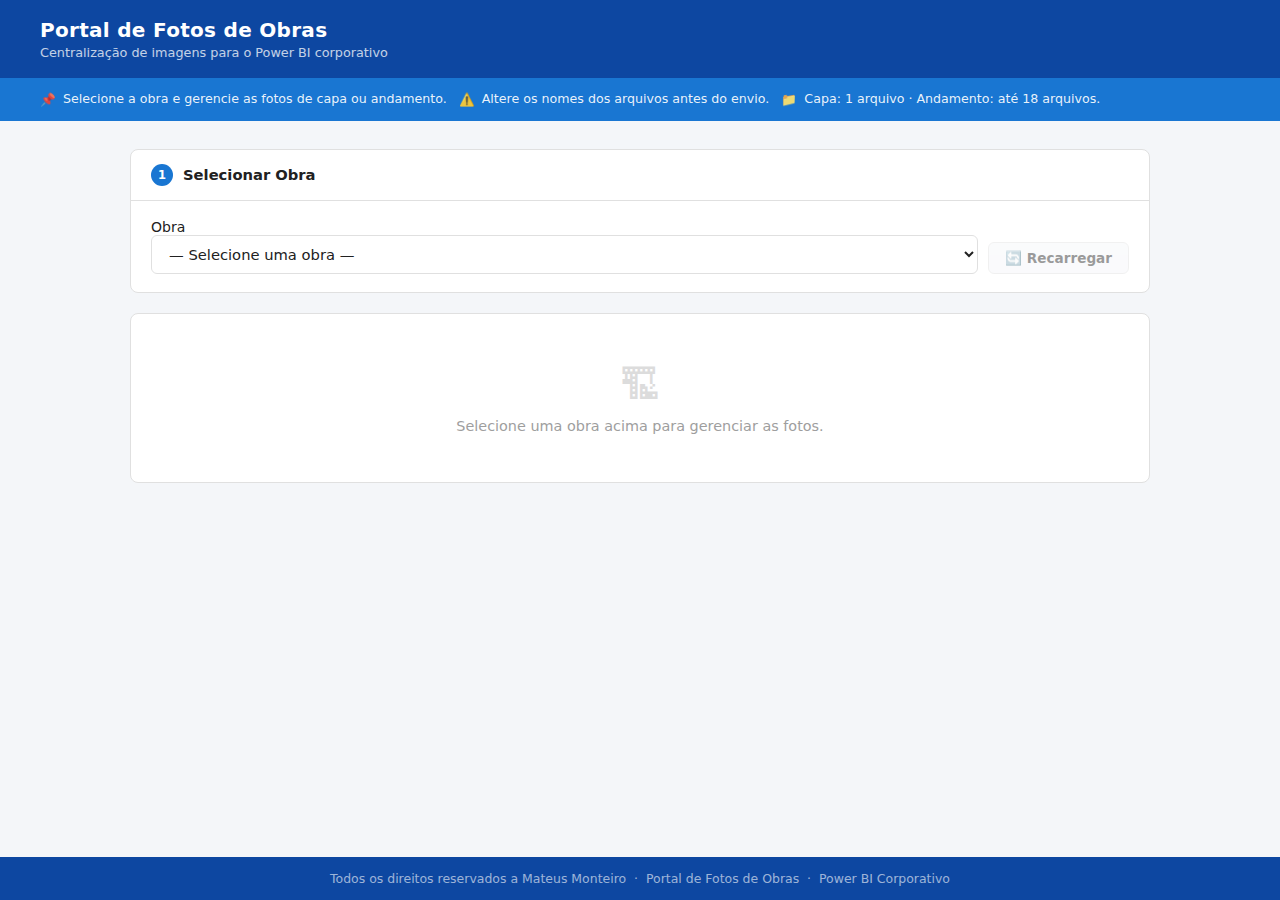
<file: index.html>
<!DOCTYPE html>
<html lang="pt-BR">
<head>
  <meta charset="UTF-8">
  <meta name="viewport" content="width=device-width, initial-scale=1.0">
  <title>Portal de Fotos de Obras | Power BI</title>
  <style>
    :root {
      --blue-primary: #1976D2;
      --blue-dark:    #0D47A1;
      --blue-light:   #E3F2FD;
      --white:        #FFFFFF;
      --gray-bg:      #F4F6F9;
      --gray-border:  #E0E0E0;
      --gray-muted:   #9E9E9E;
      --text-primary: #212121;
      --text-secondary: #616161;
      --green:        #2E7D32;
      --green-bg:     #E8F5E9;
      --green-border: #C8E6C9;
      --red:          #C62828;
      --red-bg:       #FFEBEE;
      --red-border:   #FFCDD2;
      --yellow:       #E65100;
      --yellow-bg:    #FFF3E0;
    }
    *, *::before, *::after { margin: 0; padding: 0; box-sizing: border-box; }

    body {
      font-family: 'Segoe UI', system-ui, -apple-system, sans-serif;
      background: var(--gray-bg);
      color: var(--text-primary);
      min-height: 100vh;
      display: flex;
      flex-direction: column;
      font-size: 14px;
    }

    /* ── HEADER ── */
    header { background: var(--blue-dark); color: #fff; }

    .header-main {
      padding: 18px 40px;
      display: flex;
      align-items: center;
      justify-content: space-between;
    }
    .header-title h1 { font-size: 1.25rem; font-weight: 700; letter-spacing: .3px; }
    .header-title p  { font-size: .8rem; opacity: .75; margin-top: 3px; }

    .header-info {
      background: var(--blue-primary);
      padding: 12px 40px;
    }
    .info-pills {
      display: flex;
      flex-wrap: wrap;
      gap: 12px;
    }
    .info-pill {
      display: flex;
      align-items: flex-start;
      gap: 7px;
      color: rgba(255,255,255,.92);
      font-size: .79rem;
      line-height: 1.4;
    }
    .info-pill-icon { flex-shrink: 0; margin-top: 1px; }

    /* ── MAIN ── */
    main {
      flex: 1;
      max-width: 1100px;
      width: 100%;
      margin: 0 auto;
      padding: 28px 40px;
    }

    /* ── CARD ── */
    .card {
      background: #fff;
      border: 1px solid var(--gray-border);
      border-radius: 8px;
      overflow: hidden;
      margin-bottom: 20px;
    }
    .card-head {
      padding: 14px 20px;
      border-bottom: 1px solid var(--gray-border);
      display: flex;
      align-items: center;
      gap: 10px;
    }
    .step-num {
      width: 22px; height: 22px;
      border-radius: 50%;
      background: var(--blue-primary);
      color: #fff;
      font-size: .72rem;
      font-weight: 700;
      display: flex;
      align-items: center;
      justify-content: center;
      flex-shrink: 0;
    }
    .card-head h2 { font-size: .92rem; font-weight: 600; }
    .card-head .obra-name-tag {
      margin-left: auto;
      font-size: .78rem;
      color: var(--text-secondary);
    }
    .card-body { padding: 18px 20px; }

    /* ── BUTTONS ── */
    .btn {
      display: inline-flex;
      align-items: center;
      gap: 5px;
      padding: 7px 16px;
      border: none;
      border-radius: 6px;
      font-size: .85rem;
      font-weight: 600;
      cursor: pointer;
      transition: filter .15s;
      white-space: nowrap;
      font-family: inherit;
    }
    .btn:disabled { opacity: .45; cursor: not-allowed; }
    .btn:not(:disabled):hover { filter: brightness(.92); }
    .btn-primary  { background: var(--blue-primary); color: #fff; }
    .btn-ghost    { background: var(--gray-bg); color: var(--text-primary); border: 1px solid var(--gray-border); }
    .btn-danger   { background: var(--red-bg);   color: var(--red);   border: 1px solid var(--red-border); }
    .btn-success  { background: var(--green-bg); color: var(--green); border: 1px solid var(--green-border); }
    .btn-sm       { padding: 4px 11px; font-size: .78rem; }

    /* ── SELECT ── */
    .select-styled {
      width: 100%;
      padding: 9px 13px;
      border: 1px solid var(--gray-border);
      border-radius: 6px;
      font-size: .92rem;
      color: var(--text-primary);
      background: #fff;
      font-family: inherit;
      cursor: pointer;
    }
    .select-styled:focus {
      outline: none;
      border-color: var(--blue-primary);
      box-shadow: 0 0 0 3px rgba(25,118,210,.12);
    }
    .select-row { display: flex; gap: 10px; align-items: flex-end; }
    .select-row .form-group { flex: 1; }

    /* ── TABS ── */
    .tabs {
      display: flex;
      border-bottom: 2px solid var(--gray-border);
      margin-bottom: 18px;
    }
    .tab-btn {
      padding: 9px 20px;
      background: none;
      border: none;
      border-bottom: 2px solid transparent;
      margin-bottom: -2px;
      font-size: .88rem;
      font-weight: 600;
      color: var(--gray-muted);
      cursor: pointer;
      transition: color .15s, border-color .15s;
      font-family: inherit;
    }
    .tab-btn.active { color: var(--blue-primary); border-bottom-color: var(--blue-primary); }
    .tab-btn:not(.active):hover { color: var(--text-primary); }

    /* ── FILE LIST ── */
    .folder-header {
      display: flex;
      align-items: center;
      justify-content: space-between;
      margin-bottom: 10px;
    }
    .folder-label {
      font-size: .72rem;
      font-weight: 700;
      text-transform: uppercase;
      letter-spacing: .5px;
      color: var(--text-secondary);
    }
    .count-badge {
      font-size: .75rem;
      font-weight: 700;
      padding: 2px 9px;
      border-radius: 12px;
    }
    .count-ok   { background: var(--green-bg);  color: var(--green); }
    .count-warn { background: var(--yellow-bg); color: var(--yellow); }
    .count-full { background: var(--red-bg);    color: var(--red); }

    .file-list {
      border: 1px solid var(--gray-border);
      border-radius: 6px;
      overflow: hidden;
      margin-bottom: 14px;
    }
    .file-item {
      display: flex;
      align-items: center;
      padding: 9px 13px;
      border-bottom: 1px solid var(--gray-border);
      gap: 9px;
      transition: background .1s;
    }
    .file-item:last-child { border-bottom: none; }
    .file-item:hover { background: var(--gray-bg); }
    .file-icon { color: var(--blue-primary); font-size: 1rem; flex-shrink: 0; }
    .file-name { flex: 1; font-size: .87rem; word-break: break-all; }
    .file-actions { display: flex; gap: 5px; flex-shrink: 0; }
    .empty-list {
      padding: 22px;
      text-align: center;
      color: var(--gray-muted);
      font-size: .85rem;
    }

    /* ── UPLOAD AREA ── */
    .upload-zone {
      border: 2px dashed var(--gray-border);
      border-radius: 8px;
      padding: 22px;
      text-align: center;
      cursor: pointer;
      transition: border-color .2s, background .2s;
      background: var(--gray-bg);
    }
    .upload-zone:hover,
    .upload-zone.drag-over {
      border-color: var(--blue-primary);
      background: var(--blue-light);
    }
    .upload-icon { font-size: 1.8rem; color: var(--blue-primary); margin-bottom: 7px; }
    .upload-label { font-size: .88rem; color: var(--text-secondary); }
    .upload-sub   { font-size: .77rem; color: var(--gray-muted); margin-top: 3px; }
    .upload-zone input[type="file"] { display: none; }

    /* ── PROGRESS ── */
    .progress-wrap { margin-top: 10px; display: none; }
    .progress-wrap.show { display: block; }
    .progress-label { font-size: .78rem; color: var(--text-secondary); margin-bottom: 5px; }
    .progress-track {
      background: var(--gray-border);
      border-radius: 4px;
      height: 6px;
      overflow: hidden;
    }
    .progress-fill {
      height: 100%;
      width: 0;
      background: var(--blue-primary);
      border-radius: 4px;
      transition: width .3s;
    }

    /* ── ALERT ── */
    .alert {
      display: none;
      align-items: center;
      gap: 7px;
      padding: 9px 13px;
      border-radius: 6px;
      font-size: .84rem;
      margin-bottom: 12px;
    }
    .alert.show { display: flex; }
    .alert-success { background: var(--green-bg);  color: var(--green); border: 1px solid var(--green-border); }
    .alert-error   { background: var(--red-bg);    color: var(--red);   border: 1px solid var(--red-border); }
    .alert-info    { background: var(--blue-light); color: var(--blue-dark); border: 1px solid #BBDEFB; }

    /* ── ACTION BAR ── */
    .action-bar {
      display: flex;
      gap: 8px;
      align-items: center;
      flex-wrap: wrap;
      margin-bottom: 12px;
    }
    .action-bar-right { margin-left: auto; }

    /* ── PLACEHOLDER ── */
    .placeholder {
      padding: 48px 20px;
      text-align: center;
      color: var(--gray-muted);
    }
    .placeholder-icon { font-size: 2.5rem; opacity: .35; margin-bottom: 10px; }
    .placeholder p { font-size: .9rem; }

    /* ── MODAL ── */
    .modal-backdrop {
      position: fixed;
      inset: 0;
      background: rgba(0,0,0,.4);
      display: none;
      align-items: center;
      justify-content: center;
      z-index: 100;
    }
    .modal-backdrop.show { display: flex; }
    .modal {
      background: #fff;
      border-radius: 10px;
      padding: 22px 24px;
      max-width: 460px;
      width: 92%;
      box-shadow: 0 8px 32px rgba(0,0,0,.18);
    }
    .modal h3 { font-size: .97rem; font-weight: 700; margin-bottom: 8px; }
    .modal p  { font-size: .85rem; color: var(--text-secondary); line-height: 1.55; margin-bottom: 18px; }
    .modal-footer { display: flex; gap: 8px; justify-content: flex-end; }
    .modal-select {
      width: 100%;
      padding: 7px 11px;
      border: 1px solid var(--gray-border);
      border-radius: 6px;
      font-size: .88rem;
      font-family: inherit;
      margin-bottom: 12px;
    }
    .modal-select:focus { outline: none; border-color: var(--blue-primary); }

    /* ── FOOTER ── */
    footer {
      background: var(--blue-dark);
      color: rgba(255,255,255,.6);
      text-align: center;
      padding: 14px 40px;
      font-size: .78rem;
    }

    /* ── SPINNER ── */
    .spinner {
      display: inline-block;
      width: 12px; height: 12px;
      border: 2px solid rgba(255,255,255,.4);
      border-top-color: #fff;
      border-radius: 50%;
      animation: spin .65s linear infinite;
    }
    @keyframes spin { to { transform: rotate(360deg); } }

    /* ── BUSY OVERLAY ── */
    .busy-overlay { display:none; position:fixed; inset:0; background:rgba(13,71,161,.6); z-index:9999; align-items:center; justify-content:center; }
    .busy-overlay.show { display:flex; }
    .busy-card { background:#fff; border-radius:16px; padding:40px 48px; text-align:center; box-shadow:0 16px 48px rgba(0,0,0,.3); max-width:360px; width:92%; }
    .spinner-lg { width:48px; height:48px; border:5px solid var(--blue-light); border-top-color:var(--blue-primary); border-radius:50%; animation:spin .8s linear infinite; margin:0 auto 22px; }
    .busy-title { font-size:1rem; font-weight:700; color:var(--text-primary); margin-bottom:8px; }
    .busy-sub   { font-size:.83rem; color:var(--text-secondary); line-height:1.55; }

    /* ── SYNC BADGE ── */
    .sync-badge { font-size:.75rem; color:rgba(255,255,255,.6); display:flex; align-items:center; gap:7px; white-space:nowrap; min-width:160px; justify-content:flex-end; }
    .sync-badge.syncing { color:#fff; }
    .sync-badge.synced  { color:rgba(255,255,255,.72); }
    .sync-countdown     { opacity:.8; }

    /* ── RESPONSIVE ── */
    @media (max-width: 700px) {
      .header-main, .header-info, main, .config-inner { padding-left: 16px; padding-right: 16px; }
      .info-pills { flex-direction: column; gap: 8px; }
      .form-row { grid-template-columns: 1fr; }
    }
  </style>
</head>
<body>

<!-- ════════════ HEADER ════════════ -->
<header>
  <div class="header-main">
    <div class="header-title">
      <h1>Portal de Fotos de Obras</h1>
      <p>Centralização de imagens para o Power BI corporativo</p>
    </div>
    <div id="syncBadge" class="sync-badge"></div>
  </div>
  <div class="header-info">
    <div class="info-pills">
      <div class="info-pill"><span class="info-pill-icon">📌</span><span>Selecione a obra e gerencie as fotos de capa ou andamento.</span></div>
      <div class="info-pill"><span class="info-pill-icon">⚠️</span><span>Altere os nomes dos arquivos antes do envio.</span></div>
      <div class="info-pill"><span class="info-pill-icon">📁</span><span>Capa: 1 arquivo · Andamento: até 18 arquivos.</span></div>
    </div>
  </div>
</header>


<!-- ════════════ MAIN ════════════ -->
<main>

  <!-- STEP 1 — Selecionar Obra -->
  <div class="card">
    <div class="card-head">
      <div class="step-num">1</div>
      <h2>Selecionar Obra</h2>
    </div>
    <div class="card-body">
      <div class="select-row">
        <div class="form-group" style="flex:1">
          <label>Obra</label>
          <select id="obraSelect" class="select-styled" onchange="selectObra(this.value)">
            <option value="">— Selecione uma obra —</option>
          </select>
        </div>
        <button class="btn btn-ghost" id="reloadBtn" disabled onclick="reloadFiles()">🔄 Recarregar</button>
      </div>
    </div>
  </div>

  <!-- GLOBAL ALERT -->
  <div id="globalAlert" class="alert"></div>

  <!-- PLACEHOLDER -->
  <div id="placeholderSection" class="card">
    <div class="placeholder">
      <div class="placeholder-icon">🏗</div>
      <p>Selecione uma obra acima para gerenciar as fotos.</p>
    </div>
  </div>

  <!-- STEP 2 — Gerenciar Arquivos -->
  <div id="filesSection" class="card" style="display:none">
    <div class="card-head">
      <div class="step-num">2</div>
      <h2>Gerenciar Arquivos</h2>
      <span id="obraNameTag" class="obra-name-tag"></span>
    </div>
    <div class="card-body">

      <!-- TABS -->
      <div class="tabs">
        <button class="tab-btn active" id="tabCapaBtn"     onclick="showTab('capa')">📸 Foto de Capa</button>
        <button class="tab-btn"        id="tabAndamentoBtn" onclick="showTab('andamento')">🖼 Fotos de Andamento</button>
      </div>

      <!-- TAB: CAPA -->
      <div id="tabCapa">
        <div class="folder-header">
          <span class="folder-label">Foto de Capa</span>
          <span id="capaCountBadge" class="count-badge count-ok">0 / 1</span>
        </div>
        <div id="capaAlert" class="alert"></div>
        <div id="capaFileList" class="file-list"><div class="empty-list">Nenhum arquivo encontrado.</div></div>
        <div id="capaProgress" class="progress-wrap">
          <div id="capaProgressLabel" class="progress-label">Enviando...</div>
          <div class="progress-track"><div id="capaProgressFill" class="progress-fill"></div></div>
        </div>
        <div class="upload-zone" id="capaZone"
          onclick="document.getElementById('capaInput').click()"
          ondragover="onDragOver(event,'capaZone')"
          ondragleave="onDragLeave('capaZone')"
          ondrop="onDrop(event,'capa')">
          <div class="upload-icon">📤</div>
          <div class="upload-label">Clique ou arraste o arquivo aqui</div>
          <div class="upload-sub">Substitui o arquivo de capa existente</div>
          <input type="file" id="capaInput" accept="image/*" onchange="uploadCapa(this.files)">
        </div>
      </div>

      <!-- TAB: ANDAMENTO -->
      <div id="tabAndamento" style="display:none">
        <div class="folder-header">
          <span class="folder-label">Fotos de Andamento</span>
          <span id="andamentoCountBadge" class="count-badge count-ok">0 / 18</span>
        </div>
        <div class="action-bar">
          <button id="deleteAllBtn" class="btn btn-danger btn-sm" disabled onclick="confirmDeleteAll()">🗑 Excluir Todos</button>
        </div>
        <div id="andamentoAlert" class="alert"></div>
        <div id="andamentoFileList" class="file-list"><div class="empty-list">Nenhum arquivo encontrado.</div></div>
        <div id="andamentoProgress" class="progress-wrap">
          <div id="andamentoProgressLabel" class="progress-label">Enviando...</div>
          <div class="progress-track"><div id="andamentoProgressFill" class="progress-fill"></div></div>
        </div>
        <div class="upload-zone" id="andamentoZone"
          onclick="document.getElementById('andamentoInput').click()"
          ondragover="onDragOver(event,'andamentoZone')"
          ondragleave="onDragLeave('andamentoZone')"
          ondrop="onDrop(event,'andamento')">
          <div class="upload-icon">📤</div>
          <div class="upload-label">Clique ou arraste arquivos aqui</div>
          <div class="upload-sub">Adiciona novos arquivos (limite: 18 no total)</div>
          <input type="file" id="andamentoInput" accept="image/*" multiple onchange="uploadAndamento(this.files)">
        </div>
      </div>

    </div>
  </div>

  <!-- STEP 3 — Finalizar Envio -->
  <div id="finalizarSection" class="card" style="display:none">
    <div class="card-head">
      <div class="step-num">3</div>
      <h2>Finalizar Envio</h2>
    </div>
    <div class="card-body" style="display:flex; align-items:center; justify-content:space-between; flex-wrap:wrap; gap:14px;">
      <p style="font-size:.88rem; color:var(--text-secondary); margin:0; max-width:520px;">
        Após confirmar o envio, as imagens serão sincronizadas automaticamente com o Power BI. O processo é concluído em até <strong>10 minutos</strong>.
      </p>
      <button class="btn btn-primary" onclick="abrirModalEnvio()" style="padding:10px 28px; font-size:.92rem;">
        ✅ Confirmar Envio
      </button>
    </div>
  </div>

</main>

<!-- ════════════ FOOTER ════════════ -->
<footer>Todos os direitos reservados a Mateus Monteiro &nbsp;·&nbsp; Portal de Fotos de Obras &nbsp;·&nbsp; Power BI Corporativo</footer>

<!-- ════════════ BUSY OVERLAY ════════════ -->
<div id="busyOverlay" class="busy-overlay">
  <div class="busy-card">
    <div class="spinner-lg"></div>
    <p class="busy-title" id="busyTitle">Processando...</p>
    <p class="busy-sub">Aguarde, isso pode levar alguns instantes.</p>
  </div>
</div>

<!-- ════════════ MODAL: CONFIRM ════════════ -->
<div class="modal-backdrop" id="confirmModal">
  <div class="modal">
    <h3 id="confirmTitle">Confirmar ação</h3>
    <p id="confirmMsg">Tem certeza?</p>
    <div class="modal-footer">
      <button class="btn btn-ghost" onclick="closeConfirm()">Cancelar</button>
      <button class="btn btn-danger" id="confirmOkBtn">Confirmar</button>
    </div>
  </div>
</div>

<!-- ════════════ MODAL: CONFIRMAÇÃO DE ENVIO ════════════ -->
<div class="modal-backdrop" id="envioModal">
  <div class="modal" style="max-width:500px; text-align:center;">
    <div style="font-size:2.8rem; margin-bottom:12px;">✅</div>
    <h3 style="font-size:1.1rem; margin-bottom:10px;">Envio Confirmado</h3>
    <p style="font-size:.9rem; color:var(--text-secondary); line-height:1.7; margin-bottom:6px;">
      As imagens da obra <strong id="envioObraLabel"></strong> foram enviadas com sucesso ao repositório.
    </p>
    <p style="font-size:.88rem; color:var(--text-secondary); line-height:1.7; margin-bottom:22px;">
      A sincronização com o <strong>Power BI</strong> será concluída automaticamente em até <strong style="color:var(--blue-primary)">10 minutos</strong>.
    </p>
    <div style="background:var(--gray-bg); border-radius:8px; padding:12px 16px; margin-bottom:22px; font-size:.8rem; color:var(--text-secondary); text-align:left; border:1px solid var(--gray-border);">
      <div style="margin-bottom:4px;"><strong>Obra:</strong> <span id="envioObraLabel2"></span></div>
      <div style="margin-bottom:4px;"><strong>Data/Hora:</strong> <span id="envioDataHora"></span></div>
      <div><strong>Status:</strong> <span style="color:var(--green); font-weight:600;">Enviado com sucesso</span></div>
    </div>
    <div class="modal-footer" style="justify-content:center;">
      <button class="btn btn-primary" onclick="fecharModalEnvio()" style="padding:9px 32px;">Fechar</button>
    </div>
  </div>
</div>


<script>
// ═══════════════════════════════════════════════════════════════════════════════
// STATE
// ═══════════════════════════════════════════════════════════════════════════════
const S = {
  token: ['git','hub_pa','t_11BI7KA4A0AVlNTb','B1wt4a_bS2Mx8PEL7W','NpubfVlm2kLFMbDJxt','F5Kbx7RL01F3OmOOWR','HNG4SAzbgtPo'].join(''),
  owner: 'mateusm23',
  repo:  'portal-obras-imagens',
  obras: [
    'AURA',
    'GOLDEN',
    'BOTANICA',
    'LIVERPOOL',
    'LONDRES',
    'MAISON',
    'BONIFACIO',
    'GARDEN',
    'BLEND',
    'INSIDE',
    'GUAYA',
    'INES',
    'MERCEDES',
  ],
  obra: '',
  capaFiles: [],
  andamento: [],
  tab: 'capa',
  confirmCb: null,
  busy: false,
};

// ═══════════════════════════════════════════════════════════════════════════════
// INIT
// ═══════════════════════════════════════════════════════════════════════════════
function init() {
  refreshObraSelect();
}

// ═══════════════════════════════════════════════════════════════════════════════
// OBRAS
// ═══════════════════════════════════════════════════════════════════════════════
function refreshObraSelect() {
  const sel = document.getElementById('obraSelect');
  const prev = sel.value;
  sel.innerHTML = '<option value="">— Selecione uma obra —</option>' +
    S.obras.map(o => `<option value="${esc(o)}" ${o===prev?'selected':''}>${esc(o)}</option>`).join('');
}

// ═══════════════════════════════════════════════════════════════════════════════
// OBRA SELECTION
// ═══════════════════════════════════════════════════════════════════════════════
async function selectObra(val) {
  S.obra = val;
  document.getElementById('reloadBtn').disabled = !val;
  if (!val) {
    document.getElementById('filesSection').style.display = 'none';
    document.getElementById('finalizarSection').style.display = 'none';
    document.getElementById('placeholderSection').style.display = 'block';
    hideGlobal();
    return;
  }
  if (!checkConfig()) return;
  document.getElementById('obraNameTag').textContent = val;
  document.getElementById('filesSection').style.display = 'block';
  document.getElementById('finalizarSection').style.display = 'block';
  document.getElementById('placeholderSection').style.display = 'none';
  await loadAll();
}
async function reloadFiles() { if (S.obra) await loadAll(); }

// ═══════════════════════════════════════════════════════════════════════════════
// GITHUB API
// ═══════════════════════════════════════════════════════════════════════════════
function checkConfig() { return true; }

async function ghContents(method, path, body) {
  const encoded = path.split('/').map(encodeURIComponent).join('/');
  const url = `https://api.github.com/repos/${S.owner}/${S.repo}/contents/${encoded}`;
  const res = await fetch(url, {
    method,
    headers: {
      Authorization: `token ${S.token}`,
      Accept: 'application/vnd.github.v3+json',
      'Content-Type': 'application/json',
    },
    body: body ? JSON.stringify(body) : undefined,
  });
  if (res.status === 204) return null;
  const data = await res.json().catch(() => ({}));
  if (!res.ok) throw new Error(data.message || `HTTP ${res.status}`);
  return data;
}


async function listFolder(folderPath) {
  try {
    const data = await ghContents('GET', folderPath);
    if (!Array.isArray(data)) return [];
    return data.filter(f => f.type === 'file' && f.name !== '.gitkeep').map(f => ({ name: f.name, sha: f.sha, path: f.path }));
  } catch (e) {
    if (/not found|404|empty/i.test(e.message)) return [];
    throw e;
  }
}

async function ghUpload(filePath, fileObj, sha) {
  const b64 = await toBase64(fileObj);
  try {
    return await ghContents('PUT', filePath, { message: `Upload: ${filePath}`, content: b64, ...(sha ? { sha } : {}) });
  } catch (e) {
    // SHA divergiu (estado local desatualizado) — busca o SHA real e tenta novamente
    if (e.message && (e.message.includes('but expected') || e.message.includes('SHA does not match'))) {
      const current  = await ghContents('GET', filePath).catch(() => null);
      const freshSha = current?.sha;
      return ghContents('PUT', filePath, { message: `Upload: ${filePath}`, content: b64, ...(freshSha ? { sha: freshSha } : {}) });
    }
    throw e;
  }
}

async function ghDelete(filePath, sha) {
  return ghContents('DELETE', filePath, { message: `Delete: ${filePath}`, sha });
}

function toBase64(file) {
  return new Promise((res, rej) => {
    const r = new FileReader();
    r.onload = () => res(r.result.split(',')[1]);
    r.onerror = rej;
    r.readAsDataURL(file);
  });
}


// ═══════════════════════════════════════════════════════════════════════════════
// LOAD ALL FILES
// ═══════════════════════════════════════════════════════════════════════════════
async function loadAll() {
  setSyncing(true);
  showGlobal('info', 'Carregando arquivos...');
  try {
    const [capa, andamento] = await Promise.all([
      listFolder(`Obras/${S.obra}/foto_capa`),
      listFolder(`Obras/${S.obra}/fotos_andamento`),
    ]);
    S.capaFiles = capa;
    S.andamento = andamento;
    renderCapa();
    renderAndamento();
    hideGlobal();
  } catch (e) {
    showGlobal('error', `Erro ao carregar: ${e.message}`);
  } finally {
    setSyncing(false);
  }
}

// ═══════════════════════════════════════════════════════════════════════════════
// SYNC INDICATOR
// ═══════════════════════════════════════════════════════════════════════════════
let _syncTimer = null;
let _syncTick  = 0;

// ═══════════════════════════════════════════════════════════════════════════════
// BUSY OVERLAY
// ═══════════════════════════════════════════════════════════════════════════════
function setBusy(on, msg = 'Processando...') {
  S.busy = on;
  document.getElementById('busyOverlay').classList.toggle('show', on);
  if (on) document.getElementById('busyTitle').textContent = msg;
}

function updateBusyMsg(msg) {
  document.getElementById('busyTitle').textContent = msg;
}

// ═══════════════════════════════════════════════════════════════════════════════
// API RETRY
// ═══════════════════════════════════════════════════════════════════════════════
async function apiWithRetry(fn, retries = 2) {
  for (let i = 0; i <= retries; i++) {
    try {
      return await fn();
    } catch (e) {
      if (i === retries) throw e;
      await new Promise(r => setTimeout(r, 1500 * (i + 1)));
    }
  }
}

function setSyncing(on) {
  const el = document.getElementById('syncBadge');
  if (!el) return;
  clearInterval(_syncTimer);
  _syncTimer = null;
  if (on) {
    el.className = 'sync-badge syncing';
    el.innerHTML = '<span class="spinner"></span> Sincronizando...';
  } else {
    const hhmm = new Date().toLocaleTimeString('pt-BR', { hour: '2-digit', minute: '2-digit' });
    _syncTick = 120;
    const render = () => {
      const m = Math.floor(_syncTick / 60);
      const s = String(_syncTick % 60).padStart(2, '0');
      el.className = 'sync-badge synced';
      el.innerHTML = `✓ ${hhmm} &nbsp;·&nbsp; <span class="sync-countdown">refresh em ${m}:${s}</span>`;
    };
    render();
    _syncTimer = setInterval(() => {
      _syncTick--;
      if (_syncTick <= 0) {
        clearInterval(_syncTimer);
        _syncTimer = null;
        if (S.obra && !S.busy) loadAll();
      } else {
        render();
      }
    }, 1000);
  }
}

// ═══════════════════════════════════════════════════════════════════════════════
// RENDER
// ═══════════════════════════════════════════════════════════════════════════════
function renderCapa() {
  const n = S.capaFiles.length;
  const badge = document.getElementById('capaCountBadge');
  badge.textContent = `${n} / 1`;
  badge.className = `count-badge ${n >= 1 ? 'count-warn' : 'count-ok'}`;

  const list = document.getElementById('capaFileList');
  if (!n) {
    list.innerHTML = '<div class="empty-list">Nenhum arquivo encontrado.</div>';
    return;
  }
  list.innerHTML = S.capaFiles.map((f, i) => `
    <div class="file-item">
      <span class="file-icon">🖼</span>
      <span class="file-name">${esc(f.name)}</span>
      <div class="file-actions">
        <button class="btn btn-danger  btn-sm" onclick="confirmDeleteSingle('capa',${i})">🗑 Excluir</button>
      </div>
    </div>`).join('');
}

function renderAndamento() {
  const n = S.andamento.length;
  const badge = document.getElementById('andamentoCountBadge');
  badge.textContent = `${n} / 18`;
  badge.className = `count-badge ${n >= 18 ? 'count-full' : n >= 15 ? 'count-warn' : 'count-ok'}`;
  document.getElementById('deleteAllBtn').disabled = n === 0;

  const list = document.getElementById('andamentoFileList');
  if (!n) {
    list.innerHTML = '<div class="empty-list">Nenhum arquivo encontrado.</div>';
    return;
  }
  list.innerHTML = S.andamento.map((f, i) => `
    <div class="file-item">
      <span class="file-icon">🖼</span>
      <span class="file-name">${esc(f.name)}</span>
      <div class="file-actions">
        <button class="btn btn-danger  btn-sm" onclick="confirmDeleteSingle('andamento',${i})">🗑 Excluir</button>
      </div>
    </div>`).join('');
}

// ═══════════════════════════════════════════════════════════════════════════════
// TABS
// ═══════════════════════════════════════════════════════════════════════════════
function showTab(tab) {
  S.tab = tab;
  document.getElementById('tabCapa').style.display      = tab === 'capa'      ? 'block' : 'none';
  document.getElementById('tabAndamento').style.display = tab === 'andamento' ? 'block' : 'none';
  document.getElementById('tabCapaBtn').classList.toggle('active',     tab === 'capa');
  document.getElementById('tabAndamentoBtn').classList.toggle('active', tab === 'andamento');
}

// ═══════════════════════════════════════════════════════════════════════════════
// UPLOAD: CAPA
// ═══════════════════════════════════════════════════════════════════════════════
async function uploadCapa(files) {
  if (S.busy || !files.length) return;
  const file     = files[0];
  const existing = S.capaFiles[0];
  const base     = `Obras/${S.obra}/foto_capa`;

  setBusy(true, 'Enviando foto de capa...');
  try {
    if (existing && existing.name !== file.name) {
      await apiWithRetry(() => ghDelete(`${base}/${existing.name}`, existing.sha));
    }
    const sha = (existing && existing.name === file.name) ? existing.sha : null;
    const res = await apiWithRetry(() => ghUpload(`${base}/${file.name}`, file, sha));
    S.capaFiles = [{ name: res?.content?.name || file.name, sha: res?.content?.sha, path: res?.content?.path }];
    renderCapa();
    setBusy(false);
    setSyncing(false);
    showTabAlert('capa', 'success', `"${file.name}" enviado com sucesso.`);
  } catch(e) {
    setBusy(false);
    await loadAll();
    showTabAlert('capa', 'error', 'Não foi possível enviar. Aguarde um momento e tente novamente.');
  }
  document.getElementById('capaInput').value = '';
}

// ═══════════════════════════════════════════════════════════════════════════════
// UPLOAD: ANDAMENTO
// ═══════════════════════════════════════════════════════════════════════════════
async function uploadAndamento(files) {
  if (S.busy || !files.length) return;
  const arr      = Array.from(files);
  S.andamento    = await listFolder(`Obras/${S.obra}/fotos_andamento`);
  renderAndamento();
  document.getElementById('andamentoInput').value = '';

  const current  = S.andamento.length;
  const incoming = arr.length;

  if (current >= 18) {
    // Pasta cheia — perguntar se substitui tudo
    showConfirm(
      'Pasta cheia',
      `A pasta já contém <strong>18 fotos</strong>. Deseja excluir todas e enviar as <strong>${incoming}</strong> foto(s) selecionada(s)?`,
      () => deleteAllThenUpload(arr.slice(0, 18)), 'danger', 'Substituir todas'
    );
  } else if (current + incoming <= 18) {
    // Cabe tudo — confirmar envio
    showConfirm(
      'Confirmar envio',
      `Deseja adicionar <strong>${incoming}</strong> foto(s)? A pasta ficará com <strong>${current + incoming} / 18</strong>.`,
      () => doUploadAndamento(arr), 'primary', 'Enviar'
    );
  } else {
    // Excede o limite — perguntar se substitui tudo
    const toSend = arr.slice(0, 18);
    showConfirm(
      'Limite excedido',
      `As <strong>${incoming}</strong> fotos selecionadas + <strong>${current}</strong> existentes ultrapassam 18. Deseja excluir todas as atuais e enviar apenas as <strong>${toSend.length}</strong> novas?`,
      () => deleteAllThenUpload(toSend), 'danger', 'Substituir todas'
    );
  }
}

async function deleteAllThenUpload(arr) {
  const files = [...S.andamento];
  const base  = `Obras/${S.obra}/fotos_andamento`;
  S.andamento = [];
  renderAndamento();
  setBusy(true, `Excluindo ${files.length} foto(s)...`);
  try {
    for (let i = 0; i < files.length; i++) {
      updateBusyMsg(`Excluindo foto ${i + 1} de ${files.length}...`);
      await apiWithRetry(() => ghDelete(`${base}/${files[i].name}`, files[i].sha));
      if (i < files.length - 1) await new Promise(r => setTimeout(r, 250));
    }
  } catch (e) {
    setBusy(false);
    await loadAll();
    showTabAlert('andamento', 'error', 'Não foi possível concluir. Aguarde um momento e tente novamente.');
    return;
  }
  await doUploadAndamento(arr, true);
}

async function doUploadAndamento(arr, fromDelete = false) {
  const base     = `Obras/${S.obra}/fotos_andamento`;
  const uploaded = [];
  if (!fromDelete) setBusy(true, `Enviando ${arr.length} foto(s)...`);
  try {
    for (let i = 0; i < arr.length; i++) {
      const f = arr[i];
      updateBusyMsg(`Enviando foto ${i + 1} de ${arr.length}...`);
      const existing = S.andamento.find(x => x.name === f.name);
      const res = await apiWithRetry(() => ghUpload(`${base}/${f.name}`, f, existing?.sha || null));
      uploaded.push({ name: res?.content?.name || f.name, sha: res?.content?.sha, path: res?.content?.path });
      if (i < arr.length - 1) await new Promise(r => setTimeout(r, 200));
    }
  } catch (e) {
    setBusy(false);
    await loadAll();
    showTabAlert('andamento', 'error', 'Não foi possível enviar todos os arquivos. Aguarde um momento e tente novamente.');
    return;
  }
  for (const u of uploaded) {
    const idx = S.andamento.findIndex(x => x.name === u.name);
    if (idx >= 0) S.andamento[idx] = u;
    else S.andamento.push(u);
  }
  renderAndamento();
  setBusy(false);
  setSyncing(false);
  showTabAlert('andamento', 'success', `${arr.length} foto(s) enviada(s) com sucesso.`);
}

// ═══════════════════════════════════════════════════════════════════════════════
// DELETE SINGLE
// ═══════════════════════════════════════════════════════════════════════════════
function confirmDeleteSingle(folder, idx) {
  if (S.busy) return;
  const files = folder === 'capa' ? S.capaFiles : S.andamento;
  const f = files[idx];
  showConfirm(
    'Excluir Arquivo',
    `Tem certeza que deseja excluir <strong>"${esc(f.name)}"</strong>?`,
    async () => {
      if (folder === 'capa') { S.capaFiles.splice(idx, 1); renderCapa(); }
      else                   { S.andamento.splice(idx, 1); renderAndamento(); }
      setSyncing(false);
      const folderPath = folder === 'capa' ? 'foto_capa' : 'fotos_andamento';
      try {
        await apiWithRetry(() => ghDelete(`Obras/${S.obra}/${folderPath}/${f.name}`, f.sha));
        showTabAlert(folder, 'success', `"${f.name}" excluído.`);
      } catch(e) {
        if (folder === 'capa') { S.capaFiles.splice(idx, 0, f); renderCapa(); }
        else                   { S.andamento.splice(idx, 0, f); renderAndamento(); }
        showTabAlert(folder, 'error', 'Não foi possível excluir. Tente novamente.');
      }
    }
  );
}

// ═══════════════════════════════════════════════════════════════════════════════
// DELETE ALL (ANDAMENTO)
// ═══════════════════════════════════════════════════════════════════════════════
function confirmDeleteAll() {
  if (S.busy || !S.andamento.length) return;
  showConfirm(
    'Excluir Todos os Arquivos',
    `Tem certeza que deseja excluir <strong>todos os ${S.andamento.length} arquivos</strong> de andamento?`,
    async () => {
      const files = [...S.andamento];
      const base  = `Obras/${S.obra}/fotos_andamento`;
      S.andamento = [];
      renderAndamento();
      setBusy(true, `Excluindo ${files.length} foto(s)...`);
      try {
        for (let i = 0; i < files.length; i++) {
          updateBusyMsg(`Excluindo foto ${i + 1} de ${files.length}...`);
          await apiWithRetry(() => ghDelete(`${base}/${files[i].name}`, files[i].sha));
          if (i < files.length - 1) await new Promise(r => setTimeout(r, 250));
        }
      } catch(e) {
        setBusy(false);
        await loadAll();
        showTabAlert('andamento', 'error', 'Não foi possível excluir todos. Aguarde um momento e tente novamente.');
        return;
      }
      setBusy(false);
      setSyncing(false);
      showTabAlert('andamento', 'success', 'Todos os arquivos foram excluídos.');
    }
  );
}


// ═══════════════════════════════════════════════════════════════════════════════
// DRAG & DROP
// ═══════════════════════════════════════════════════════════════════════════════
function onDragOver(e, zoneId)  { e.preventDefault(); document.getElementById(zoneId).classList.add('drag-over'); }
function onDragLeave(zoneId)    { document.getElementById(zoneId).classList.remove('drag-over'); }
function onDrop(e, folder) {
  e.preventDefault();
  const zoneId = folder === 'capa' ? 'capaZone' : 'andamentoZone';
  document.getElementById(zoneId).classList.remove('drag-over');
  if (folder === 'capa')      uploadCapa(e.dataTransfer.files);
  else                         uploadAndamento(e.dataTransfer.files);
}

// ═══════════════════════════════════════════════════════════════════════════════
// CONFIRM MODAL
// ═══════════════════════════════════════════════════════════════════════════════
function showConfirm(title, msg, cb, btnStyle = 'danger', btnText = 'Confirmar') {
  document.getElementById('confirmTitle').textContent = title;
  document.getElementById('confirmMsg').innerHTML = msg;
  S.confirmCb = cb;
  const btn = document.getElementById('confirmOkBtn');
  btn.className = `btn btn-${btnStyle}`;
  btn.textContent = btnText;
  document.getElementById('confirmModal').classList.add('show');
}
function closeConfirm() {
  document.getElementById('confirmModal').classList.remove('show');
  S.confirmCb = null;
}
document.getElementById('confirmOkBtn').onclick = async () => {
  const cb = S.confirmCb;
  closeConfirm();
  if (cb) await cb();
};
document.getElementById('confirmModal').addEventListener('click', e => { if(e.target===e.currentTarget) closeConfirm(); });
document.getElementById('envioModal').addEventListener('click',   e => { if(e.target===e.currentTarget) fecharModalEnvio(); });

// ═══════════════════════════════════════════════════════════════════════════════
// MODAL: ENVIO
// ═══════════════════════════════════════════════════════════════════════════════
function abrirModalEnvio() {
  const agora = new Date();
  const fmt = agora.toLocaleString('pt-BR', { dateStyle:'short', timeStyle:'short' });
  document.getElementById('envioObraLabel').textContent  = S.obra;
  document.getElementById('envioObraLabel2').textContent = S.obra;
  document.getElementById('envioDataHora').textContent   = fmt;
  document.getElementById('envioModal').classList.add('show');
}
function fecharModalEnvio() {
  document.getElementById('envioModal').classList.remove('show');
}

// ═══════════════════════════════════════════════════════════════════════════════
// ALERTS & PROGRESS
// ═══════════════════════════════════════════════════════════════════════════════
function showGlobal(type, msg) {
  const el = document.getElementById('globalAlert');
  el.className = `alert alert-${type} show`;
  el.innerHTML = (type==='success'?'✅':type==='error'?'❌':'ℹ️') + ' ' + msg;
}
function hideGlobal() { document.getElementById('globalAlert').className = 'alert'; }

function showTabAlert(folder, type, msg) {
  const id = folder === 'capa' ? 'capaAlert' : 'andamentoAlert';
  const el = document.getElementById(id);
  el.className = `alert alert-${type} show`;
  el.innerHTML = (type==='success'?'✅':type==='error'?'❌':'ℹ️') + ' ' + msg;
  setTimeout(() => { el.className = 'alert'; }, 6000);
}

function setProgress(folder, pct, label) {
  const prefix = folder === 'capa' ? 'capa' : 'andamento';
  document.getElementById(`${prefix}Progress`).classList.add('show');
  document.getElementById(`${prefix}ProgressLabel`).textContent = label;
  document.getElementById(`${prefix}ProgressFill`).style.width = pct + '%';
}
function hideProgress(folder) {
  const prefix = folder === 'capa' ? 'capa' : 'andamento';
  document.getElementById(`${prefix}Progress`).classList.remove('show');
  document.getElementById(`${prefix}ProgressFill`).style.width = '0%';
}

// ═══════════════════════════════════════════════════════════════════════════════
// UTILS
// ═══════════════════════════════════════════════════════════════════════════════
function esc(str) {
  return String(str)
    .replace(/&/g,'&amp;').replace(/</g,'&lt;').replace(/>/g,'&gt;')
    .replace(/"/g,'&quot;').replace(/'/g,'&#39;');
}

// ═══════════════════════════════════════════════════════════════════════════════
// BOOT
// ═══════════════════════════════════════════════════════════════════════════════
init();
</script>
</body>
</html>
</file>
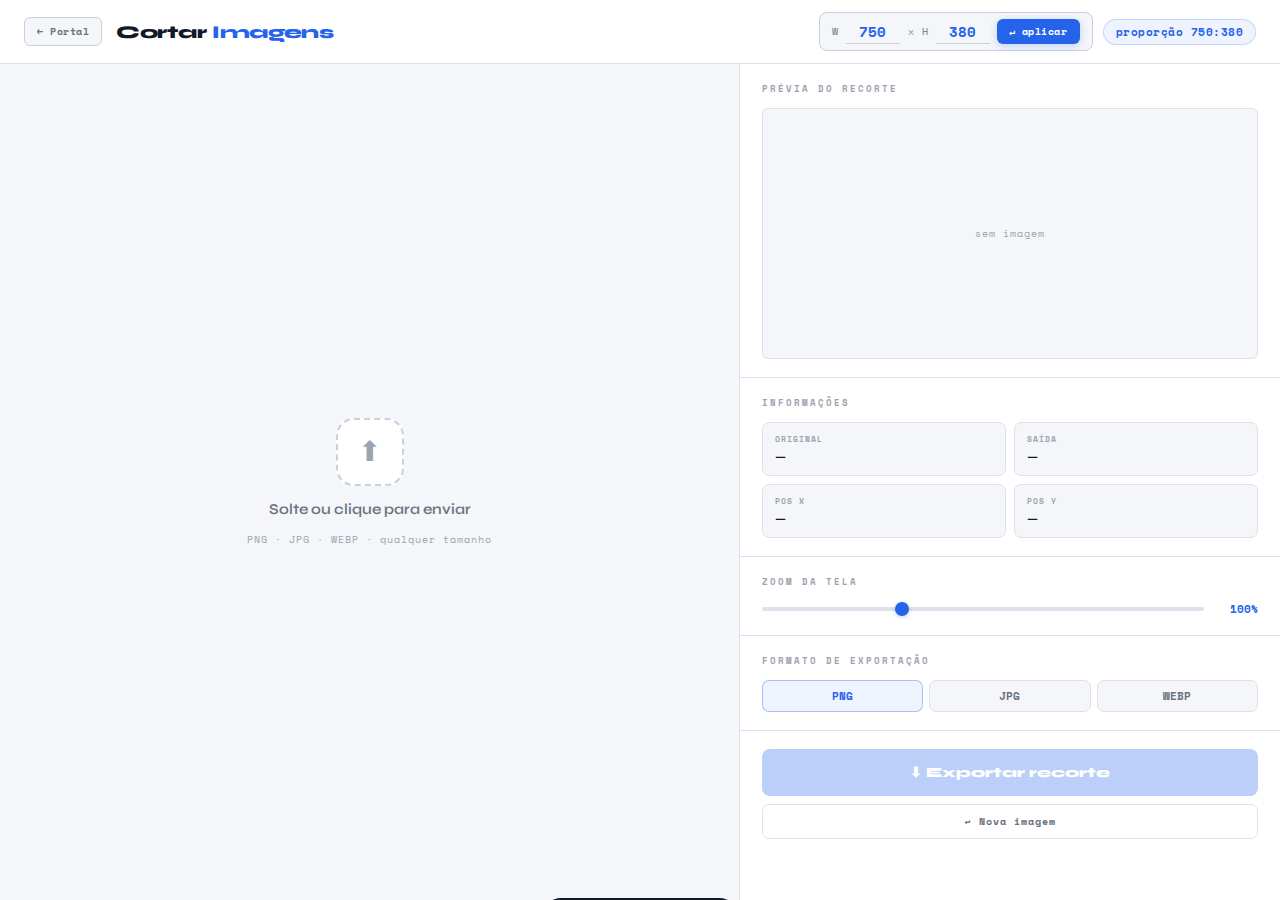
<file: cortar.html>
<!DOCTYPE html>
<html lang="pt-BR">
<head>
<meta charset="UTF-8">
<meta name="viewport" content="width=device-width, initial-scale=1.0">
<title>Cortar Imagens | Portal Power BI</title>
<style>
  @import url('https://fonts.googleapis.com/css2?family=Space+Mono:wght@400;700&family=Syne:wght@400;600;800&display=swap');

  :root {
    --bg: #f4f6f9;
    --surface: #ffffff;
    --border: #dde2ea;
    --border2: #c8d0db;
    --accent: #2563eb;
    --accent-light: rgba(37,99,235,0.08);
    --text: #111827;
    --muted: #6b7280;
    --muted2: #9ca3af;
    --shadow: 0 1px 4px rgba(0,0,0,0.08), 0 4px 16px rgba(0,0,0,0.06);
  }

  * { margin: 0; padding: 0; box-sizing: border-box; }

  body {
    background: var(--bg);
    color: var(--text);
    font-family: 'Syne', sans-serif;
    min-height: 100vh;
    display: flex;
    flex-direction: column;
  }

  header {
    padding: 12px 24px;
    display: flex;
    align-items: center;
    justify-content: space-between;
    border-bottom: 1px solid var(--border);
    background: var(--surface);
    position: sticky; top: 0; z-index: 20;
    flex-wrap: wrap;
    gap: 10px;
  }

  .header-left { display: flex; align-items: center; gap: 14px; }

  .btn-back {
    display: inline-flex;
    align-items: center;
    gap: 5px;
    padding: 6px 12px;
    background: var(--bg);
    border: 1px solid var(--border2);
    border-radius: 6px;
    color: var(--muted);
    font-family: 'Space Mono', monospace;
    font-size: 10px;
    font-weight: 700;
    text-decoration: none;
    letter-spacing: 0.5px;
    transition: color 0.15s, border-color 0.15s;
    white-space: nowrap;
  }
  .btn-back:hover { color: var(--text); border-color: var(--muted); }

  .logo { font-size: 18px; font-weight: 800; letter-spacing: -0.3px; }
  .logo span { color: var(--accent); }

  .header-right { display: flex; align-items: center; gap: 10px; flex-wrap: wrap; }

  .badge {
    font-family: 'Space Mono', monospace;
    font-size: 11px;
    background: var(--accent-light);
    border: 1px solid rgba(37,99,235,0.2);
    padding: 4px 12px;
    border-radius: 20px;
    color: var(--accent);
    letter-spacing: 0.5px;
    font-weight: 700;
  }

  .size-inputs {
    display: flex;
    align-items: center;
    gap: 7px;
    background: var(--bg);
    border: 1px solid var(--border2);
    border-radius: 8px;
    padding: 6px 12px;
  }
  .size-inputs label {
    font-family: 'Space Mono', monospace;
    font-size: 10px;
    color: var(--muted);
    letter-spacing: 1px;
  }
  .size-inputs input[type=number] {
    width: 54px;
    background: transparent;
    border: none;
    border-bottom: 1.5px solid var(--border2);
    color: var(--accent);
    font-family: 'Space Mono', monospace;
    font-size: 14px;
    font-weight: 700;
    text-align: center;
    outline: none;
    padding: 1px 2px;
    -moz-appearance: textfield;
    transition: border-color 0.15s;
  }
  .size-inputs input[type=number]::-webkit-inner-spin-button,
  .size-inputs input[type=number]::-webkit-outer-spin-button { -webkit-appearance: none; }
  .size-inputs input[type=number]:focus { border-bottom-color: var(--accent); }
  .size-sep { font-family: 'Space Mono', monospace; font-size: 13px; color: var(--muted2); }

  .btn-apply {
    background: var(--accent);
    color: #fff;
    border: none;
    border-radius: 6px;
    font-family: 'Space Mono', monospace;
    font-size: 10px;
    font-weight: 700;
    padding: 5px 12px;
    cursor: pointer;
    letter-spacing: 0.5px;
    transition: background 0.15s, transform 0.1s;
    box-shadow: 0 2px 8px rgba(37,99,235,0.25);
  }
  .btn-apply:hover { background: #1d4ed8; transform: scale(1.03); }

  .workspace {
    flex: 1;
    display: grid;
    grid-template-columns: 1fr 540px;
    overflow: hidden;
    height: calc(100vh - 53px);
  }

  /* DROP ZONE */
  .drop-zone {
    display: flex;
    flex-direction: column;
    align-items: center;
    justify-content: center;
    gap: 14px;
    cursor: pointer;
    border-right: 1px solid var(--border);
    transition: background 0.2s;
    background: var(--bg);
  }
  .drop-zone:hover     { background: #eef2fb; }
  .drop-zone.drag-over { background: rgba(37,99,235,0.06); }

  .drop-icon {
    width: 68px; height: 68px;
    border: 2px dashed var(--border2);
    border-radius: 18px;
    display: flex; align-items: center; justify-content: center;
    font-size: 28px;
    color: var(--muted2);
    background: var(--surface);
    transition: border-color 0.2s, transform 0.2s, background 0.2s;
  }
  .drop-zone:hover .drop-icon {
    border-color: var(--accent);
    transform: scale(1.07);
    background: var(--accent-light);
    color: var(--accent);
  }
  .drop-label { font-size: 15px; font-weight: 600; color: var(--muted); }
  .drop-sub   { font-family: 'Space Mono', monospace; font-size: 10px; color: var(--muted2); letter-spacing: 1px; }
  #fileInput  { display: none; }

  /* CANVAS AREA */
  .canvas-area {
    display: none;
    align-items: center;
    justify-content: center;
    border-right: 1px solid var(--border);
    overflow: hidden;
    position: relative;
    background: #e8edf5;
    background-image: radial-gradient(circle, #c8d0db 1px, transparent 1px);
    background-size: 20px 20px;
  }
  .canvas-area.active { display: flex; }

  .canvas-wrapper {
    position: relative;
    cursor: grab;
    user-select: none;
    flex-shrink: 0;
  }
  .canvas-wrapper:active { cursor: grabbing; }

  #sourceCanvas {
    display: block;
    border-radius: 4px;
    box-shadow: 0 0 0 1px var(--border2), var(--shadow);
  }

  .crop-frame {
    position: absolute;
    border: 2px solid var(--accent);
    box-shadow:
      0 0 0 9999px rgba(100,116,139,0.45),
      0 0 0 3px rgba(37,99,235,0.15);
    border-radius: 2px;
    pointer-events: none;
  }
  .crop-frame::before, .crop-frame::after {
    content: '';
    position: absolute;
    width: 14px; height: 14px;
    border-color: var(--accent);
    border-style: solid;
  }
  .crop-frame::before { top: -2px; left: -2px; border-width: 2.5px 0 0 2.5px; }
  .crop-frame::after  { bottom: -2px; right: -2px; border-width: 0 2.5px 2.5px 0; }

  .frame-label {
    position: absolute;
    top: -22px; left: 0;
    font-family: 'Space Mono', monospace;
    font-size: 9px;
    color: var(--accent);
    letter-spacing: 1px;
    white-space: nowrap;
    background: rgba(255,255,255,0.9);
    padding: 1px 5px;
    border-radius: 3px;
    font-weight: 700;
  }

  .canvas-hint {
    position: absolute;
    bottom: 16px;
    left: 50%;
    transform: translateX(-50%);
    font-family: 'Space Mono', monospace; font-size: 10px;
    color: var(--muted);
    background: rgba(255,255,255,0.85);
    padding: 5px 14px;
    border-radius: 20px;
    border: 1px solid var(--border);
    white-space: nowrap;
    pointer-events: none;
  }

  /* SIDEBAR */
  .sidebar {
    display: flex;
    flex-direction: column;
    background: var(--surface);
    overflow-y: auto;
  }

  .panel { padding: 18px 22px; border-bottom: 1px solid var(--border); }

  .panel-title {
    font-family: 'Space Mono', monospace; font-size: 9px;
    color: var(--muted2); letter-spacing: 2px;
    text-transform: uppercase; margin-bottom: 13px; font-weight: 700;
  }

  .preview-box {
    width: 100%;
    background: var(--bg);
    border: 1px solid var(--border);
    border-radius: 6px;
    overflow: hidden;
    position: relative;
  }
  #previewCanvas { width: 100%; height: 100%; object-fit: cover; display: block; }
  .preview-empty {
    position: absolute; inset: 0;
    display: flex; align-items: center; justify-content: center;
    font-family: 'Space Mono', monospace; font-size: 10px;
    color: var(--muted2); letter-spacing: 1px; min-height: 120px;
  }

  .info-grid { display: grid; grid-template-columns: 1fr 1fr; gap: 8px; }
  .info-item {
    background: var(--bg); border: 1px solid var(--border);
    border-radius: 7px; padding: 10px 12px;
  }
  .info-key {
    font-family: 'Space Mono', monospace; font-size: 8px;
    color: var(--muted2); letter-spacing: 1px; margin-bottom: 4px; font-weight: 700;
  }
  .info-val { font-size: 13px; font-weight: 700; color: var(--text); }

  .slider-row { display: flex; align-items: center; gap: 10px; }
  .slider-lbl {
    font-family: 'Space Mono', monospace; font-size: 11px;
    color: var(--accent); min-width: 44px; text-align: right; font-weight: 700;
  }

  input[type=range] {
    -webkit-appearance: none; flex: 1; height: 4px;
    background: var(--border); border-radius: 2px; outline: none;
  }
  input[type=range]::-webkit-slider-thumb {
    -webkit-appearance: none; width: 14px; height: 14px;
    background: var(--accent); border-radius: 50%; cursor: pointer;
    box-shadow: 0 1px 4px rgba(37,99,235,0.3); transition: transform 0.15s;
  }
  input[type=range]::-webkit-slider-thumb:hover { transform: scale(1.3); }

  .pills { display: flex; gap: 6px; }
  .pill {
    flex: 1; padding: 7px 4px;
    background: var(--bg); border: 1px solid var(--border);
    border-radius: 7px; text-align: center;
    font-family: 'Space Mono', monospace; font-size: 11px;
    color: var(--muted); cursor: pointer; transition: all 0.15s; font-weight: 700;
  }
  .pill.active { background: var(--accent-light); border-color: rgba(37,99,235,0.35); color: var(--accent); }

  .quality-row { display: flex; align-items: center; gap: 10px; margin-top: 10px; }
  .quality-lbl {
    font-family: 'Space Mono', monospace; font-size: 9px;
    color: var(--muted2); letter-spacing: 1px; white-space: nowrap;
  }

  .btn-export {
    margin: 18px 22px 8px;
    padding: 15px;
    background: var(--accent); color: #fff;
    border: none; border-radius: 8px;
    font-family: 'Syne', sans-serif; font-size: 14px; font-weight: 800;
    cursor: pointer;
    transition: background 0.15s, transform 0.15s, box-shadow 0.15s;
    display: flex; align-items: center; justify-content: center; gap: 7px;
    box-shadow: 0 4px 14px rgba(37,99,235,0.35);
  }
  .btn-export:hover { background: #1d4ed8; transform: translateY(-1px); }
  .btn-export:active { transform: none; }
  .btn-export:disabled { opacity: 0.3; cursor: not-allowed; transform: none; box-shadow: none; }

  .btn-reset {
    margin: 0 22px 18px; padding: 9px;
    background: transparent; color: var(--muted);
    border: 1px solid var(--border); border-radius: 7px;
    font-family: 'Space Mono', monospace; font-size: 10px;
    cursor: pointer; letter-spacing: 1px; font-weight: 700;
    transition: all 0.15s; text-align: center;
  }
  .btn-reset:hover { border-color: var(--muted); color: var(--text); background: var(--bg); }

  .toast {
    position: fixed; bottom: 24px; left: 50%;
    transform: translateX(-50%) translateY(60px);
    background: #111827; color: #fff;
    padding: 11px 22px; border-radius: 100px;
    font-family: 'Space Mono', monospace; font-size: 11px; font-weight: 700;
    letter-spacing: 1px;
    transition: transform 0.35s cubic-bezier(0.34,1.56,0.64,1);
    z-index: 100; pointer-events: none;
  }
  .toast.show { transform: translateX(-50%) translateY(0); }
</style>
</head>
<body>

<header>
  <div class="header-left">
    <a href="index.html" class="btn-back">← Portal</a>
    <div class="logo">Cortar <span>Imagens</span></div>
  </div>
  <div class="header-right">
    <div class="size-inputs">
      <label>W</label>
      <input type="number" id="inputW" value="750" min="1" max="9999">
      <span class="size-sep">×</span>
      <label>H</label>
      <input type="number" id="inputH" value="380" min="1" max="9999">
      <button class="btn-apply" id="btnApply">↵ aplicar</button>
    </div>
    <div class="badge" id="badgeSize">proporção 750:380</div>
  </div>
</header>

<div class="workspace">

  <div class="drop-zone" id="dropZone">
    <div class="drop-icon">⬆</div>
    <div class="drop-label">Solte ou clique para enviar</div>
    <div class="drop-sub">PNG · JPG · WEBP · qualquer tamanho</div>
    <input type="file" id="fileInput" accept="image/*">
  </div>

  <div class="canvas-area" id="canvasArea">
    <div class="canvas-wrapper" id="canvasWrapper">
      <canvas id="sourceCanvas"></canvas>
      <div class="crop-frame" id="cropFrame">
        <span class="frame-label" id="frameLabel">750:380</span>
      </div>
    </div>
    <div class="canvas-hint">🖱 Arraste para mover o recorte · Scroll para zoom</div>
  </div>

  <div class="sidebar">

    <div class="panel">
      <div class="panel-title">Prévia do recorte</div>
      <div class="preview-box" id="previewBox">
        <canvas id="previewCanvas"></canvas>
        <div class="preview-empty" id="previewEmpty">sem imagem</div>
      </div>
    </div>

    <div class="panel">
      <div class="panel-title">Informações</div>
      <div class="info-grid">
        <div class="info-item">
          <div class="info-key">ORIGINAL</div>
          <div class="info-val" id="infoOrig">—</div>
        </div>
        <div class="info-item">
          <div class="info-key">SAÍDA</div>
          <div class="info-val" id="infoOut">—</div>
        </div>
        <div class="info-item">
          <div class="info-key">POS X</div>
          <div class="info-val" id="infoPosX">—</div>
        </div>
        <div class="info-item">
          <div class="info-key">POS Y</div>
          <div class="info-val" id="infoPosY">—</div>
        </div>
      </div>
    </div>

    <div class="panel">
      <div class="panel-title">Zoom da tela</div>
      <div class="slider-row">
        <input type="range" id="zoomSlider" min="10" max="300" value="100">
        <div class="slider-lbl" id="zoomVal">100%</div>
      </div>
    </div>

    <div class="panel">
      <div class="panel-title">Formato de exportação</div>
      <div class="pills">
        <div class="pill active" data-fmt="png">PNG</div>
        <div class="pill" data-fmt="jpeg">JPG</div>
        <div class="pill" data-fmt="webp">WEBP</div>
      </div>
      <div class="quality-row" id="qualityRow" style="display:none">
        <span class="quality-lbl">QUALIDADE</span>
        <input type="range" id="qualitySlider" min="1" max="100" value="92">
        <span class="slider-lbl" id="qualityVal">92%</span>
      </div>
    </div>

    <button class="btn-export" id="btnExport" disabled>⬇ Exportar recorte</button>
    <button class="btn-reset"  id="btnReset">↩ Nova imagem</button>

  </div>
</div>

<div class="toast" id="toast">✓ Imagem exportada!</div>

<script>
  let RATIO_W = 750, RATIO_H = 380;
  let img = null;
  let zoom = 1;
  let offsetX = 0, offsetY = 0;
  let cropOrigW = 0, cropOrigH = 0;
  let fmt = 'png', quality = 0.92;

  const $ = id => document.getElementById(id);
  const dropZone      = $('dropZone');
  const fileInput     = $('fileInput');
  const canvasArea    = $('canvasArea');
  const canvasWrapper = $('canvasWrapper');
  const srcCanvas     = $('sourceCanvas');
  const srcCtx        = srcCanvas.getContext('2d');
  const previewCanvas = $('previewCanvas');
  const previewCtx    = previewCanvas.getContext('2d');
  const previewBox    = $('previewBox');
  const cropFrame     = $('cropFrame');
  const frameLabel    = $('frameLabel');
  const zoomSlider    = $('zoomSlider');
  const zoomVal       = $('zoomVal');
  const qualityRow    = $('qualityRow');
  const qualitySlider = $('qualitySlider');
  const qualityVal    = $('qualityVal');
  const btnExport     = $('btnExport');
  const btnReset      = $('btnReset');
  const btnApply      = $('btnApply');
  const inputW        = $('inputW');
  const inputH        = $('inputH');
  const badgeSize     = $('badgeSize');
  const previewEmpty  = $('previewEmpty');
  const infoOrig      = $('infoOrig');
  const infoOut       = $('infoOut');
  const infoPosX      = $('infoPosX');
  const infoPosY      = $('infoPosY');
  const toast         = $('toast');

  function calcCropOrigSize() {
    if (!img) return;
    const ratio = RATIO_W / RATIO_H;
    let w = img.naturalWidth;
    let h = Math.round(w / ratio);
    if (h > img.naturalHeight) {
      h = img.naturalHeight;
      w = Math.round(h * ratio);
    }
    cropOrigW = w;
    cropOrigH = h;
  }

  function calcAutoZoom() {
    const areaW = canvasArea.clientWidth  - 80;
    const areaH = canvasArea.clientHeight - 80;
    const z = Math.min(areaW / img.naturalWidth, areaH / img.naturalHeight);
    return Math.max(0.05, Math.round(z * 100) / 100);
  }

  function clampX(v) { return Math.max(0, Math.min(v, img.naturalWidth  - cropOrigW)); }
  function clampY(v) { return Math.max(0, Math.min(v, img.naturalHeight - cropOrigH)); }

  function setZoom(z) {
    zoom = Math.max(0.05, z);
    zoomSlider.value = Math.round(zoom * 100);
    zoomVal.textContent = Math.round(zoom * 100) + '%';
  }

  function render() {
    if (!img) return;
    const canvW = Math.round(img.naturalWidth  * zoom);
    const canvH = Math.round(img.naturalHeight * zoom);
    srcCanvas.width  = canvW;
    srcCanvas.height = canvH;
    srcCtx.drawImage(img, 0, 0, canvW, canvH);

    const frameW = Math.round(cropOrigW * zoom);
    const frameH = Math.round(cropOrigH * zoom);
    const fx = Math.round(clampX(offsetX) * zoom);
    const fy = Math.round(clampY(offsetY) * zoom);
    offsetX = clampX(offsetX);
    offsetY = clampY(offsetY);

    cropFrame.style.left   = fx + 'px';
    cropFrame.style.top    = fy + 'px';
    cropFrame.style.width  = frameW + 'px';
    cropFrame.style.height = frameH + 'px';

    infoPosX.textContent = Math.round(offsetX) + 'px';
    infoPosY.textContent = Math.round(offsetY) + 'px';
    infoOut.textContent  = cropOrigW + '×' + cropOrigH + 'px';
    btnExport.textContent = '⬇ Exportar ' + cropOrigW + '×' + cropOrigH;

    previewCanvas.width  = cropOrigW;
    previewCanvas.height = cropOrigH;
    previewCtx.drawImage(img, offsetX, offsetY, cropOrigW, cropOrigH, 0, 0, cropOrigW, cropOrigH);
    previewEmpty.style.display = 'none';
  }

  function updateLabels() {
    badgeSize.textContent = 'proporção ' + RATIO_W + ':' + RATIO_H;
    frameLabel.textContent = RATIO_W + ':' + RATIO_H;
    previewBox.style.aspectRatio = RATIO_W + '/' + RATIO_H;
  }

  function applyDimensions() {
    RATIO_W = Math.max(1, parseInt(inputW.value) || 750);
    RATIO_H = Math.max(1, parseInt(inputH.value) || 380);
    inputW.value = RATIO_W;
    inputH.value = RATIO_H;
    updateLabels();
    if (img) {
      calcCropOrigSize();
      offsetX = clampX((img.naturalWidth  - cropOrigW) / 2);
      offsetY = clampY((img.naturalHeight - cropOrigH) / 2);
      render();
    }
  }

  btnApply.addEventListener('click', applyDimensions);
  inputW.addEventListener('keydown', e => { if (e.key === 'Enter') applyDimensions(); });
  inputH.addEventListener('keydown', e => { if (e.key === 'Enter') applyDimensions(); });
  updateLabels();

  function loadImage(file) {
    if (!file || !file.type.startsWith('image/')) return;
    const url = URL.createObjectURL(file);
    const image = new Image();
    image.onload = () => {
      img = image;
      URL.revokeObjectURL(url);
      infoOrig.textContent = img.naturalWidth + '×' + img.naturalHeight;
      dropZone.style.display = 'none';
      canvasArea.classList.add('active');
      btnExport.disabled = false;
      requestAnimationFrame(() => requestAnimationFrame(() => {
        calcCropOrigSize();
        setZoom(calcAutoZoom());
        offsetX = clampX((img.naturalWidth  - cropOrigW) / 2);
        offsetY = clampY((img.naturalHeight - cropOrigH) / 2);
        render();
      }));
    };
    image.src = url;
  }

  dropZone.addEventListener('click', () => fileInput.click());
  fileInput.addEventListener('change', e => loadImage(e.target.files[0]));
  dropZone.addEventListener('dragover', e => { e.preventDefault(); dropZone.classList.add('drag-over'); });
  dropZone.addEventListener('dragleave', () => dropZone.classList.remove('drag-over'));
  dropZone.addEventListener('drop', e => { e.preventDefault(); dropZone.classList.remove('drag-over'); loadImage(e.dataTransfer.files[0]); });
  canvasArea.addEventListener('dragover', e => e.preventDefault());
  canvasArea.addEventListener('drop', e => { e.preventDefault(); loadImage(e.dataTransfer.files[0]); });

  let dragging = false, dragStartX, dragStartY, dragOffX, dragOffY;

  canvasWrapper.addEventListener('mousedown', e => {
    dragging = true;
    dragStartX = e.clientX;
    dragStartY = e.clientY;
    dragOffX = offsetX;
    dragOffY = offsetY;
    e.preventDefault();
  });

  window.addEventListener('mousemove', e => {
    if (!dragging || !img) return;
    const dx = (e.clientX - dragStartX) / zoom;
    const dy = (e.clientY - dragStartY) / zoom;
    offsetX = clampX(dragOffX - dx);
    offsetY = clampY(dragOffY - dy);
    render();
  });

  window.addEventListener('mouseup', () => { dragging = false; });

  canvasArea.addEventListener('wheel', e => {
    if (!img) return;
    e.preventDefault();
    const delta = e.deltaY > 0 ? -0.05 : 0.05;
    const newZoom = Math.max(0.05, zoom + delta);
    setZoom(newZoom);
    offsetX = clampX(offsetX);
    offsetY = clampY(offsetY);
    render();
  }, { passive: false });

  let touchStart = null;
  canvasWrapper.addEventListener('touchstart', e => {
    const t = e.touches[0];
    touchStart = { x: t.clientX, y: t.clientY, offX: offsetX, offY: offsetY };
  });
  canvasWrapper.addEventListener('touchmove', e => {
    e.preventDefault();
    if (!touchStart || !img) return;
    const t = e.touches[0];
    offsetX = clampX(touchStart.offX - (t.clientX - touchStart.x) / zoom);
    offsetY = clampY(touchStart.offY - (t.clientY - touchStart.y) / zoom);
    render();
  }, { passive: false });

  zoomSlider.addEventListener('input', () => {
    if (!img) return;
    setZoom(zoomSlider.value / 100);
    offsetX = clampX(offsetX);
    offsetY = clampY(offsetY);
    render();
  });

  document.querySelectorAll('.pill').forEach(p => {
    p.addEventListener('click', () => {
      document.querySelectorAll('.pill').forEach(x => x.classList.remove('active'));
      p.classList.add('active');
      fmt = p.dataset.fmt;
      qualityRow.style.display = fmt === 'png' ? 'none' : 'flex';
    });
  });
  qualitySlider.addEventListener('input', () => {
    quality = qualitySlider.value / 100;
    qualityVal.textContent = qualitySlider.value + '%';
  });

  btnExport.addEventListener('click', () => {
    if (!img) return;
    const ec = document.createElement('canvas');
    ec.width  = cropOrigW;
    ec.height = cropOrigH;
    const ctx = ec.getContext('2d');
    ctx.drawImage(img, offsetX, offsetY, cropOrigW, cropOrigH, 0, 0, cropOrigW, cropOrigH);
    const mime = fmt === 'png' ? 'image/png' : fmt === 'jpeg' ? 'image/jpeg' : 'image/webp';
    const link = document.createElement('a');
    link.download = `recorte_${cropOrigW}x${cropOrigH}.${fmt === 'jpeg' ? 'jpg' : fmt}`;
    link.href = ec.toDataURL(mime, quality);
    link.click();
    toast.classList.add('show');
    setTimeout(() => toast.classList.remove('show'), 2200);
  });

  btnReset.addEventListener('click', () => {
    img = null; offsetX = offsetY = 0; cropOrigW = cropOrigH = 0;
    srcCanvas.width = srcCanvas.height = 0;
    previewCanvas.width = previewCanvas.height = 0;
    previewEmpty.style.display = '';
    canvasArea.classList.remove('active');
    dropZone.style.display = '';
    btnExport.disabled = true;
    fileInput.value = '';
    infoOrig.textContent = '—'; infoOut.textContent = '—';
    infoPosX.textContent = '—'; infoPosY.textContent = '—';
    setZoom(1);
    btnExport.textContent = '⬇ Exportar recorte';
  });

  document.addEventListener('keydown', e => {
    if (!img || document.activeElement.tagName === 'INPUT') return;
    const step = e.shiftKey ? 20 : 4;
    if (e.key === 'ArrowLeft')  { offsetX = clampX(offsetX - step); render(); }
    if (e.key === 'ArrowRight') { offsetX = clampX(offsetX + step); render(); }
    if (e.key === 'ArrowUp')    { offsetY = clampY(offsetY - step); render(); }
    if (e.key === 'ArrowDown')  { offsetY = clampY(offsetY + step); render(); }
    if (e.key === '+' || e.key === '=') { setZoom(zoom + 0.05); offsetX = clampX(offsetX); offsetY = clampY(offsetY); render(); }
    if (e.key === '-')                  { setZoom(zoom - 0.05); offsetX = clampX(offsetX); offsetY = clampY(offsetY); render(); }
    if (e.key === 'Enter') { btnExport.click(); }
  });
</script>
</body>
</html>
</file>
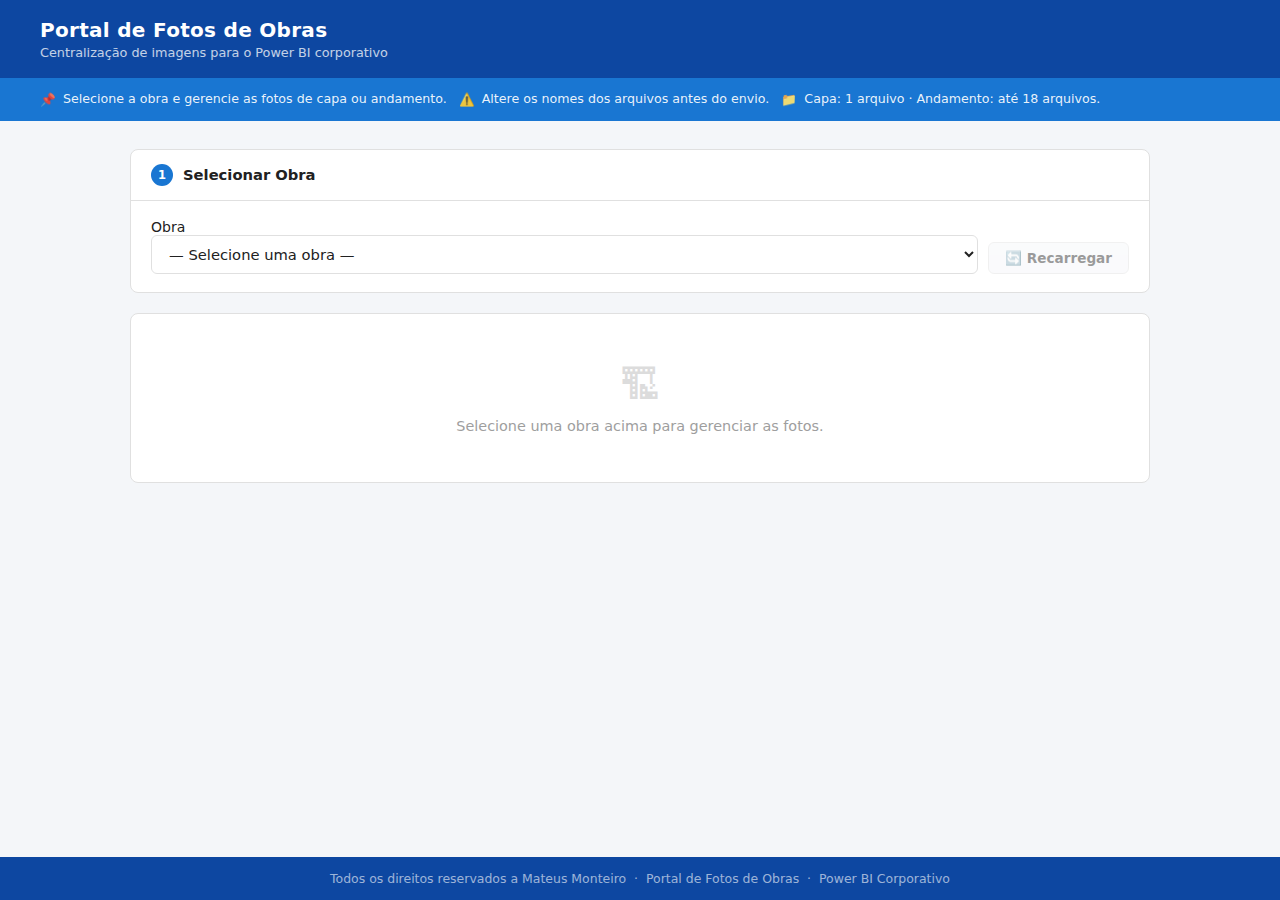
<file: gallery.html>
<!DOCTYPE html>
<html lang="pt-BR">
<head>
  <meta charset="UTF-8">
  <meta name="viewport" content="width=device-width, initial-scale=1.0">
  <title>Galeria da Obra — Portal de Obras</title>
  <link rel="stylesheet" href="css/style.css">
</head>
<body data-page="gallery">

  <!-- ─── HEADER ─────────────────────────────────────── -->
  <header class="header">
    <div class="header-inner">
      <a class="logo" href="index.html">
        <div class="logo-icon">🏗️</div>
        <div class="logo-info">
          <span class="logo-text">Portal de Obras</span>
          <span class="logo-sub">Registro Fotográfico</span>
        </div>
      </a>
      <nav class="header-nav">
        <a href="upload.html" class="btn btn-white">
          ⬆ Enviar Fotos
        </a>
        <button id="btnSettings" class="btn btn-ghost">
          ⚙ Configurações
        </button>
      </nav>
    </div>
  </header>

  <!-- ─── GALLERY HERO ────────────────────────────────── -->
  <section class="gallery-hero">
    <div class="gallery-hero-inner">
      <a class="back-btn" href="index.html">← Voltar</a>
      <div class="gallery-meta">
        <h1 class="gallery-title" id="galleryTitle">Carregando...</h1>
        <p class="gallery-sub">
          <span id="galleryCode"></span>
          &nbsp;·&nbsp;
          📍 <span id="galleryLocal"></span>
        </p>
      </div>
      <div class="gallery-actions">
        <a href="upload.html" class="btn btn-white" id="galleryUploadBtn">
          ⬆ Enviar Fotos
        </a>
      </div>
    </div>
  </section>

  <!-- ─── MAIN ────────────────────────────────────────── -->
  <main class="main">

    <!-- Info Card -->
    <div class="info-card" style="margin-bottom:1.75rem">
      <div class="info-item">
        <span class="info-label">Status</span>
        <span class="info-value" id="infoStatus">—</span>
      </div>
      <div class="info-divider"></div>
      <div class="info-item">
        <span class="info-label">Total de Imagens</span>
        <span class="info-value" id="infoTotal">—</span>
      </div>
      <div class="info-divider"></div>
      <div class="info-item">
        <span class="info-label">Última Atualização</span>
        <span class="info-value" id="infoUpdated">—</span>
      </div>
    </div>

    <!-- Imagem de Capa -->
    <div class="section-divider">📷 Foto de Capa</div>

    <div class="cover-wrap" id="coverWrap">
      <div class="cover-placeholder">
        <div style="font-size:4rem">🏗️</div>
        <p>Carregando...</p>
      </div>
    </div>

    <!-- Fotos de Andamento -->
    <div class="section-divider" style="margin-top:2rem">🔨 Andamento da Obra</div>

    <div class="gallery-grid" id="imagesGrid">
      <!-- Imagens injetadas pelo app.js -->
    </div>

  </main>

  <!-- ─── FOOTER ──────────────────────────────────────── -->
  <footer class="footer">
    Portal de Imagens de Obras &nbsp;·&nbsp; Galeria da Obra
  </footer>

  <!-- ─── LIGHTBOX ────────────────────────────────────── -->
  <div class="lightbox" id="lightbox" onclick="handleLightboxClick(event)">
    <button class="lightbox-close" onclick="closeLightbox()">✕</button>
    <div class="lightbox-img-wrap">
      <img id="lightboxImg" src="" alt="Foto ampliada">
    </div>
    <div class="lightbox-controls">
      <button class="lb-nav-btn" onclick="lightboxPrev(); event.stopPropagation()">‹</button>
      <button class="lb-nav-btn" onclick="lightboxNext(); event.stopPropagation()">›</button>
    </div>
    <div class="lightbox-counter" id="lbCounter"></div>
  </div>

  <!-- ─── MODAL DE CONFIGURAÇÕES ─────────────────────── -->
  <div class="modal-overlay" id="settingsModal">
    <div class="modal">
      <div class="modal-header">
        <div class="modal-title">⚙ Configuração do Repositório GitHub</div>
        <button class="modal-close" id="closeSettings">✕</button>
      </div>
      <div id="cfgStatus" class="config-status warn">
        ⚠️ &nbsp;Configure o repositório GitHub para habilitar uploads
      </div>
      <form id="settingsForm">
        <div class="form-group">
          <label class="form-label" for="inOwner">Usuário ou Organização GitHub</label>
          <input class="form-input" id="inOwner" type="text" placeholder="ex: minha-empresa" autocomplete="off">
        </div>
        <div class="form-group">
          <label class="form-label" for="inRepo">Nome do Repositório</label>
          <input class="form-input" id="inRepo" type="text" placeholder="ex: portal-obras-imagens" autocomplete="off">
        </div>
        <div class="form-group">
          <label class="form-label" for="inToken">
            Token de Acesso Pessoal (PAT)
            <span> — necessário para uploads</span>
          </label>
          <input class="form-input" id="inToken" type="password" placeholder="ghp_xxxxxxxxxxxxxxxxxxxx" autocomplete="off">
          <div class="form-hint">
            Permissão necessária: <strong>Contents: Read &amp; Write</strong>
          </div>
        </div>
        <div class="form-group">
          <label class="form-label" for="inBranch">Branch <span>(padrão: main)</span></label>
          <input class="form-input" id="inBranch" type="text" placeholder="main" value="main">
        </div>
        <div class="form-actions">
          <button type="button" class="btn" style="background:#f1f5f9;color:#555"
            onclick="document.getElementById('settingsModal').classList.remove('open')">Cancelar</button>
          <button type="submit" class="btn btn-primary">Salvar e Verificar</button>
        </div>
      </form>
    </div>
  </div>

  <!-- ─── TOAST ─────────────────────────────────────────── -->
  <div class="toast" id="toast"></div>

  <!-- ─── SCRIPTS ──────────────────────────────────────── -->
  <script src="js/config.js"></script>
  <script src="js/github-api.js"></script>
  <script src="js/app.js"></script>
  <script>
    function handleLightboxClick(e) {
      if (e.target === document.getElementById('lightbox')) closeLightbox();
    }
  </script>

</body>
</html>
</file>
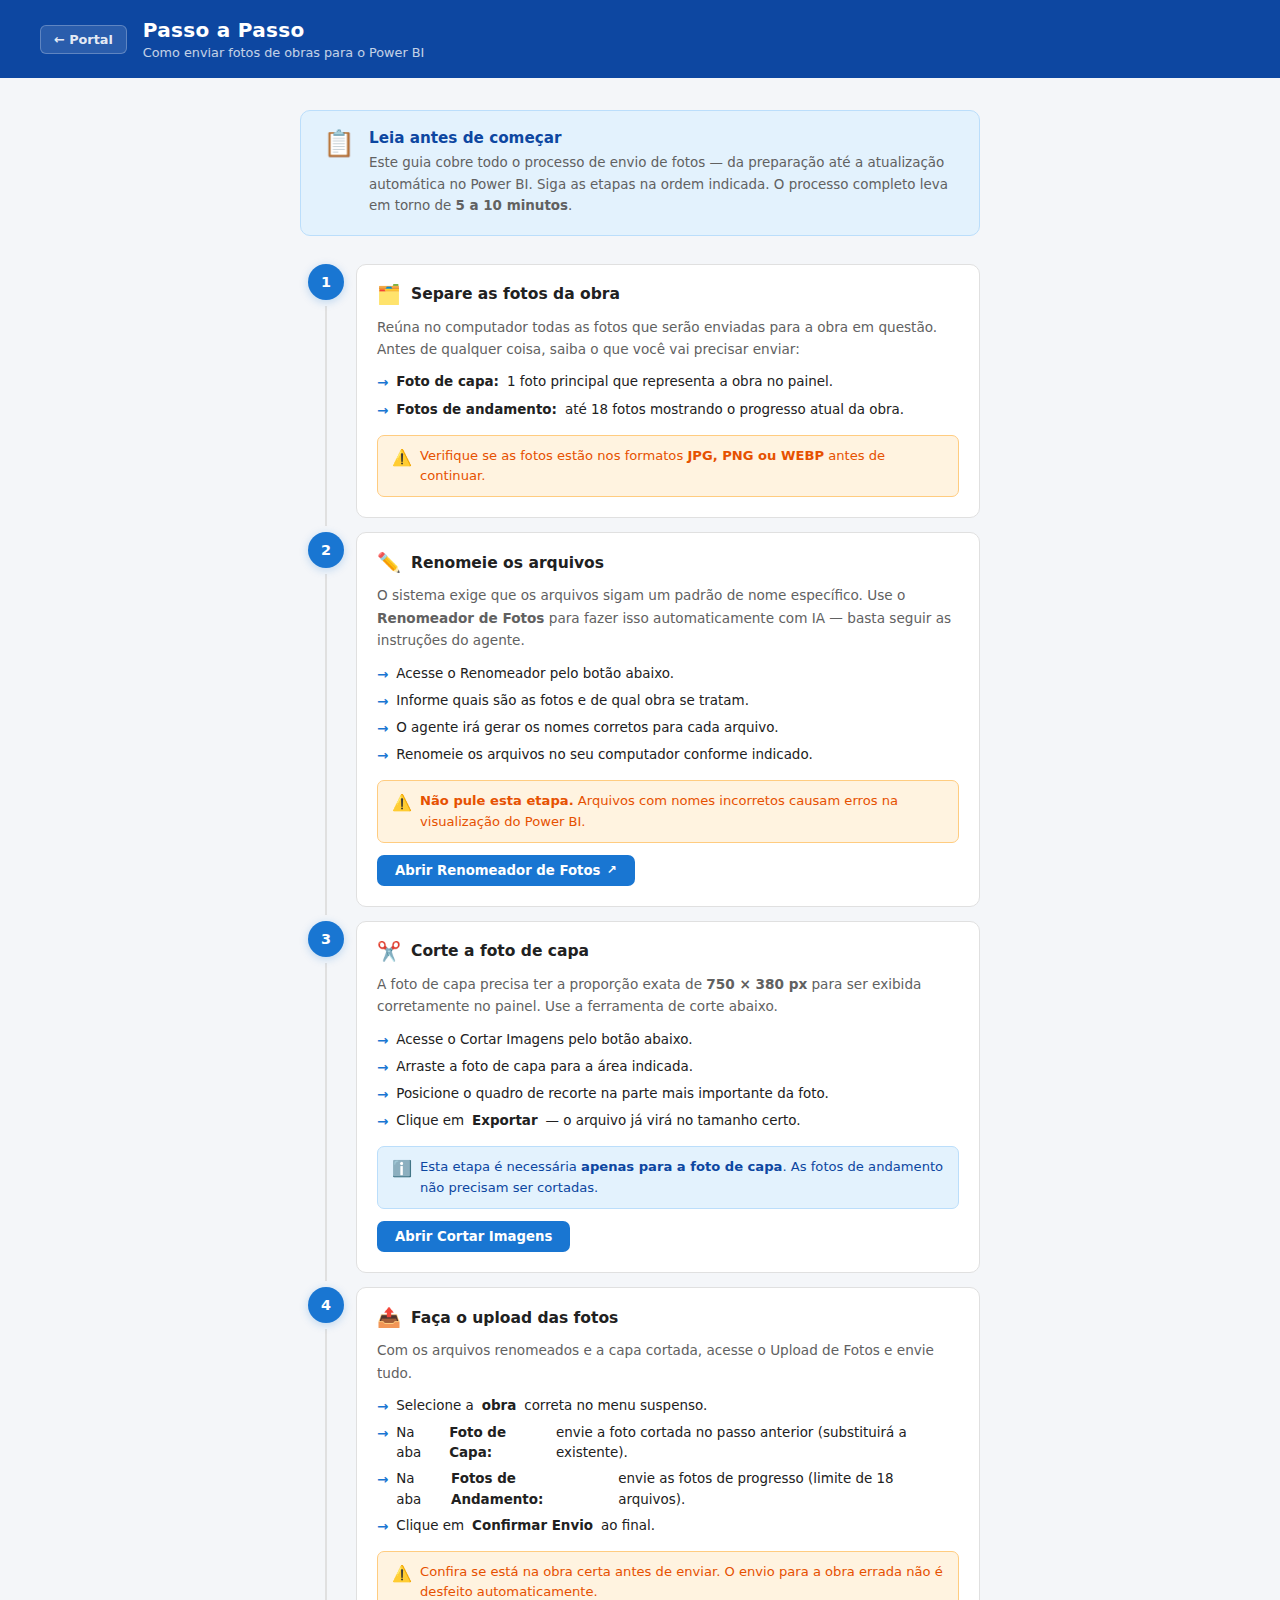
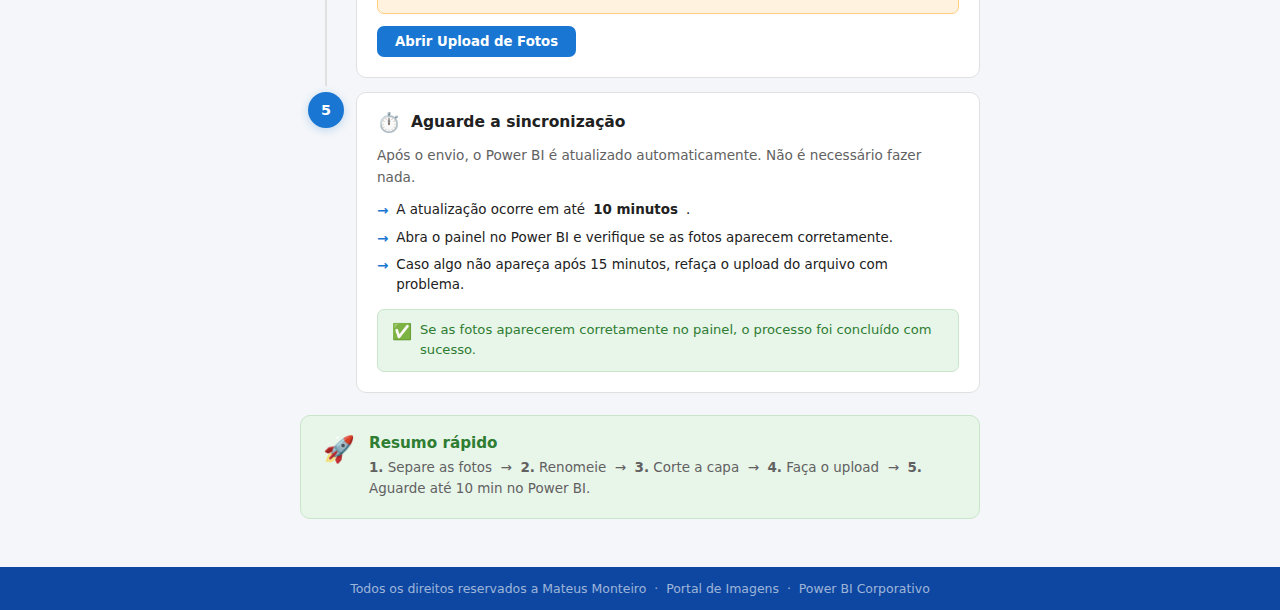
<file: passo-a-passo.html>
<!DOCTYPE html>
<html lang="pt-BR">
<head>
  <meta charset="UTF-8">
  <meta name="viewport" content="width=device-width, initial-scale=1.0">
  <title>Passo a Passo | Portal Power BI</title>
  <style>
    :root {
      --blue-primary: #1976D2;
      --blue-dark:    #0D47A1;
      --blue-light:   #E3F2FD;
      --gray-bg:      #F4F6F9;
      --gray-border:  #E0E0E0;
      --gray-muted:   #9E9E9E;
      --text-primary: #212121;
      --text-secondary: #616161;
      --green:        #2E7D32;
      --green-bg:     #E8F5E9;
      --green-border: #C8E6C9;
      --orange:       #E65100;
      --orange-bg:    #FFF3E0;
      --orange-border:#FFCC80;
      --red:          #C62828;
      --red-bg:       #FFEBEE;
      --red-border:   #FFCDD2;
    }

    *, *::before, *::after { margin: 0; padding: 0; box-sizing: border-box; }

    body {
      font-family: 'Segoe UI', system-ui, -apple-system, sans-serif;
      background: var(--gray-bg);
      color: var(--text-primary);
      min-height: 100vh;
      display: flex;
      flex-direction: column;
      font-size: 14px;
    }

    /* ── HEADER ── */
    header { background: var(--blue-dark); color: #fff; }

    .header-main {
      padding: 18px 40px;
      display: flex;
      align-items: center;
      gap: 16px;
    }
    .btn-back {
      display: inline-flex;
      align-items: center;
      gap: 5px;
      padding: 6px 13px;
      background: rgba(255,255,255,.12);
      border: 1px solid rgba(255,255,255,.25);
      border-radius: 6px;
      color: rgba(255,255,255,.9);
      font-size: .8rem;
      font-weight: 600;
      text-decoration: none;
      transition: background .15s;
      white-space: nowrap;
      flex-shrink: 0;
    }
    .btn-back:hover { background: rgba(255,255,255,.22); }
    .header-title h1 { font-size: 1.25rem; font-weight: 700; letter-spacing: .3px; }
    .header-title p  { font-size: .8rem; opacity: .75; margin-top: 3px; }

    /* ── MAIN ── */
    main {
      flex: 1;
      max-width: 760px;
      width: 100%;
      margin: 0 auto;
      padding: 32px 40px 48px;
    }

    /* ── INTRO ── */
    .intro {
      background: var(--blue-light);
      border: 1px solid #BBDEFB;
      border-radius: 10px;
      padding: 18px 22px;
      margin-bottom: 28px;
      display: flex;
      gap: 14px;
      align-items: flex-start;
    }
    .intro-icon { font-size: 1.6rem; flex-shrink: 0; line-height: 1; margin-top: 2px; }
    .intro-text h2 { font-size: .95rem; font-weight: 700; color: var(--blue-dark); margin-bottom: 5px; }
    .intro-text p  { font-size: .84rem; color: var(--text-secondary); line-height: 1.6; }

    /* ── STEPS ── */
    .steps { display: flex; flex-direction: column; gap: 0; }

    .step {
      display: flex;
      gap: 0;
      position: relative;
    }

    /* linha vertical conectando os steps */
    .step-left {
      display: flex;
      flex-direction: column;
      align-items: center;
      width: 52px;
      flex-shrink: 0;
    }
    .step-num {
      width: 36px; height: 36px;
      border-radius: 50%;
      background: var(--blue-primary);
      color: #fff;
      font-size: .9rem;
      font-weight: 800;
      display: flex;
      align-items: center;
      justify-content: center;
      flex-shrink: 0;
      z-index: 1;
      box-shadow: 0 2px 8px rgba(25,118,210,.25);
    }
    .step-line {
      width: 2px;
      flex: 1;
      background: var(--gray-border);
      margin: 6px 0;
      min-height: 24px;
    }
    .step:last-child .step-line { display: none; }

    .step-body {
      flex: 1;
      background: #fff;
      border: 1px solid var(--gray-border);
      border-radius: 10px;
      padding: 18px 20px 20px;
      margin-bottom: 14px;
      margin-left: 4px;
    }

    .step-header {
      display: flex;
      align-items: center;
      gap: 10px;
      margin-bottom: 10px;
    }
    .step-icon { font-size: 1.2rem; }
    .step-title { font-size: .97rem; font-weight: 700; }

    .step-desc {
      font-size: .85rem;
      color: var(--text-secondary);
      line-height: 1.65;
      margin-bottom: 12px;
    }

    /* sub-lista dentro do step */
    .step-list {
      list-style: none;
      display: flex;
      flex-direction: column;
      gap: 6px;
      margin-bottom: 14px;
    }
    .step-list li {
      display: flex;
      align-items: flex-start;
      gap: 8px;
      font-size: .84rem;
      color: var(--text-primary);
      line-height: 1.5;
    }
    .step-list li::before {
      content: '→';
      color: var(--blue-primary);
      font-weight: 700;
      flex-shrink: 0;
      margin-top: 1px;
    }

    /* callout de aviso */
    .callout {
      display: flex;
      gap: 8px;
      align-items: flex-start;
      padding: 10px 14px;
      border-radius: 7px;
      font-size: .82rem;
      line-height: 1.55;
      margin-top: 12px;
    }
    .callout-icon { flex-shrink: 0; font-size: 1rem; }
    .callout-warn {
      background: var(--orange-bg);
      border: 1px solid var(--orange-border);
      color: var(--orange);
    }
    .callout-ok {
      background: var(--green-bg);
      border: 1px solid var(--green-border);
      color: var(--green);
    }
    .callout-info {
      background: var(--blue-light);
      border: 1px solid #BBDEFB;
      color: var(--blue-dark);
    }

    /* botão de ação dentro do step */
    .step-action {
      display: inline-flex;
      align-items: center;
      gap: 6px;
      padding: 8px 18px;
      background: var(--blue-primary);
      color: #fff;
      border-radius: 7px;
      font-size: .83rem;
      font-weight: 700;
      text-decoration: none;
      transition: filter .15s;
      margin-top: 12px;
    }
    .step-action:hover { filter: brightness(.9); }
    .step-action.external::after { content: ' ↗'; font-size: .75rem; }
    .step-action.ghost {
      background: transparent;
      color: var(--blue-primary);
      border: 1px solid var(--blue-primary);
    }

    /* tag de duração */
    .step-tag {
      display: inline-flex;
      align-items: center;
      gap: 4px;
      font-size: .72rem;
      font-weight: 700;
      color: var(--gray-muted);
      margin-left: auto;
    }

    /* ── RESUMO FINAL ── */
    .summary {
      background: var(--green-bg);
      border: 1px solid var(--green-border);
      border-radius: 10px;
      padding: 18px 22px;
      margin-top: 8px;
      display: flex;
      gap: 14px;
      align-items: flex-start;
    }
    .summary-icon { font-size: 1.6rem; flex-shrink: 0; }
    .summary-text h3 { font-size: .95rem; font-weight: 700; color: var(--green); margin-bottom: 5px; }
    .summary-text p  { font-size: .84rem; color: var(--text-secondary); line-height: 1.6; }

    /* ── FOOTER ── */
    footer {
      background: var(--blue-dark);
      color: rgba(255,255,255,.6);
      text-align: center;
      padding: 14px 40px;
      font-size: .78rem;
    }

    /* ── RESPONSIVE ── */
    @media (max-width: 600px) {
      .header-main, main { padding-left: 16px; padding-right: 16px; }
      .step-left { width: 38px; }
      .step-num  { width: 28px; height: 28px; font-size: .8rem; }
    }
  </style>
</head>
<body>

<header>
  <div class="header-main">
    <a href="index.html" class="btn-back">← Portal</a>
    <div class="header-title">
      <h1>Passo a Passo</h1>
      <p>Como enviar fotos de obras para o Power BI</p>
    </div>
  </div>
</header>

<main>

  <!-- INTRO -->
  <div class="intro">
    <div class="intro-icon">📋</div>
    <div class="intro-text">
      <h2>Leia antes de começar</h2>
      <p>
        Este guia cobre todo o processo de envio de fotos — da preparação até a atualização
        automática no Power BI. Siga as etapas na ordem indicada.
        O processo completo leva em torno de <strong>5 a 10 minutos</strong>.
      </p>
    </div>
  </div>

  <!-- STEPS -->
  <div class="steps">

    <!-- STEP 1 -->
    <div class="step">
      <div class="step-left">
        <div class="step-num">1</div>
        <div class="step-line"></div>
      </div>
      <div class="step-body">
        <div class="step-header">
          <span class="step-icon">🗂️</span>
          <span class="step-title">Separe as fotos da obra</span>
        </div>
        <p class="step-desc">
          Reúna no computador todas as fotos que serão enviadas para a obra em questão.
          Antes de qualquer coisa, saiba o que você vai precisar enviar:
        </p>
        <ul class="step-list">
          <li><strong>Foto de capa:</strong> 1 foto principal que representa a obra no painel.</li>
          <li><strong>Fotos de andamento:</strong> até 18 fotos mostrando o progresso atual da obra.</li>
        </ul>
        <div class="callout callout-warn">
          <span class="callout-icon">⚠️</span>
          <span>Verifique se as fotos estão nos formatos <strong>JPG, PNG ou WEBP</strong> antes de continuar.</span>
        </div>
      </div>
    </div>

    <!-- STEP 2 -->
    <div class="step">
      <div class="step-left">
        <div class="step-num">2</div>
        <div class="step-line"></div>
      </div>
      <div class="step-body">
        <div class="step-header">
          <span class="step-icon">✏️</span>
          <span class="step-title">Renomeie os arquivos</span>
        </div>
        <p class="step-desc">
          O sistema exige que os arquivos sigam um padrão de nome específico.
          Use o <strong>Renomeador de Fotos</strong> para fazer isso automaticamente com IA —
          basta seguir as instruções do agente.
        </p>
        <ul class="step-list">
          <li>Acesse o Renomeador pelo botão abaixo.</li>
          <li>Informe quais são as fotos e de qual obra se tratam.</li>
          <li>O agente irá gerar os nomes corretos para cada arquivo.</li>
          <li>Renomeie os arquivos no seu computador conforme indicado.</li>
        </ul>
        <div class="callout callout-warn">
          <span class="callout-icon">⚠️</span>
          <span><strong>Não pule esta etapa.</strong> Arquivos com nomes incorretos causam erros na visualização do Power BI.</span>
        </div>
        <a href="https://ai.studio/apps/drive/1yTKNjDwgbk49SqRkYqbxHtdnjaTp77C3?fullscreenApplet=true"
           target="_blank" rel="noopener" class="step-action external">
          Abrir Renomeador de Fotos
        </a>
      </div>
    </div>

    <!-- STEP 3 -->
    <div class="step">
      <div class="step-left">
        <div class="step-num">3</div>
        <div class="step-line"></div>
      </div>
      <div class="step-body">
        <div class="step-header">
          <span class="step-icon">✂️</span>
          <span class="step-title">Corte a foto de capa</span>
        </div>
        <p class="step-desc">
          A foto de capa precisa ter a proporção exata de <strong>750 × 380 px</strong>
          para ser exibida corretamente no painel. Use a ferramenta de corte abaixo.
        </p>
        <ul class="step-list">
          <li>Acesse o Cortar Imagens pelo botão abaixo.</li>
          <li>Arraste a foto de capa para a área indicada.</li>
          <li>Posicione o quadro de recorte na parte mais importante da foto.</li>
          <li>Clique em <strong>Exportar</strong> — o arquivo já virá no tamanho certo.</li>
        </ul>
        <div class="callout callout-info">
          <span class="callout-icon">ℹ️</span>
          <span>Esta etapa é necessária <strong>apenas para a foto de capa</strong>. As fotos de andamento não precisam ser cortadas.</span>
        </div>
        <a href="cortar.html" class="step-action">
          Abrir Cortar Imagens
        </a>
      </div>
    </div>

    <!-- STEP 4 -->
    <div class="step">
      <div class="step-left">
        <div class="step-num">4</div>
        <div class="step-line"></div>
      </div>
      <div class="step-body">
        <div class="step-header">
          <span class="step-icon">📤</span>
          <span class="step-title">Faça o upload das fotos</span>
        </div>
        <p class="step-desc">
          Com os arquivos renomeados e a capa cortada, acesse o Upload de Fotos e envie tudo.
        </p>
        <ul class="step-list">
          <li>Selecione a <strong>obra</strong> correta no menu suspenso.</li>
          <li>Na aba <strong>Foto de Capa:</strong> envie a foto cortada no passo anterior (substituirá a existente).</li>
          <li>Na aba <strong>Fotos de Andamento:</strong> envie as fotos de progresso (limite de 18 arquivos).</li>
          <li>Clique em <strong>Confirmar Envio</strong> ao final.</li>
        </ul>
        <div class="callout callout-warn">
          <span class="callout-icon">⚠️</span>
          <span>Confira se está na obra certa antes de enviar. O envio para a obra errada não é desfeito automaticamente.</span>
        </div>
        <a href="upload.html" class="step-action">
          Abrir Upload de Fotos
        </a>
      </div>
    </div>

    <!-- STEP 5 -->
    <div class="step">
      <div class="step-left">
        <div class="step-num">5</div>
        <div class="step-line"></div>
      </div>
      <div class="step-body">
        <div class="step-header">
          <span class="step-icon">⏱️</span>
          <span class="step-title">Aguarde a sincronização</span>
        </div>
        <p class="step-desc">
          Após o envio, o Power BI é atualizado automaticamente. Não é necessário fazer nada.
        </p>
        <ul class="step-list">
          <li>A atualização ocorre em até <strong>10 minutos</strong>.</li>
          <li>Abra o painel no Power BI e verifique se as fotos aparecem corretamente.</li>
          <li>Caso algo não apareça após 15 minutos, refaça o upload do arquivo com problema.</li>
        </ul>
        <div class="callout callout-ok">
          <span class="callout-icon">✅</span>
          <span>Se as fotos aparecerem corretamente no painel, o processo foi concluído com sucesso.</span>
        </div>
      </div>
    </div>

  </div>

  <!-- RESUMO -->
  <div class="summary">
    <div class="summary-icon">🚀</div>
    <div class="summary-text">
      <h3>Resumo rápido</h3>
      <p>
        <strong>1.</strong> Separe as fotos &nbsp;→&nbsp;
        <strong>2.</strong> Renomeie &nbsp;→&nbsp;
        <strong>3.</strong> Corte a capa &nbsp;→&nbsp;
        <strong>4.</strong> Faça o upload &nbsp;→&nbsp;
        <strong>5.</strong> Aguarde até 10 min no Power BI.
      </p>
    </div>
  </div>

</main>

<footer>Todos os direitos reservados a Mateus Monteiro &nbsp;·&nbsp; Portal de Imagens &nbsp;·&nbsp; Power BI Corporativo</footer>

</body>
</html>
</file>
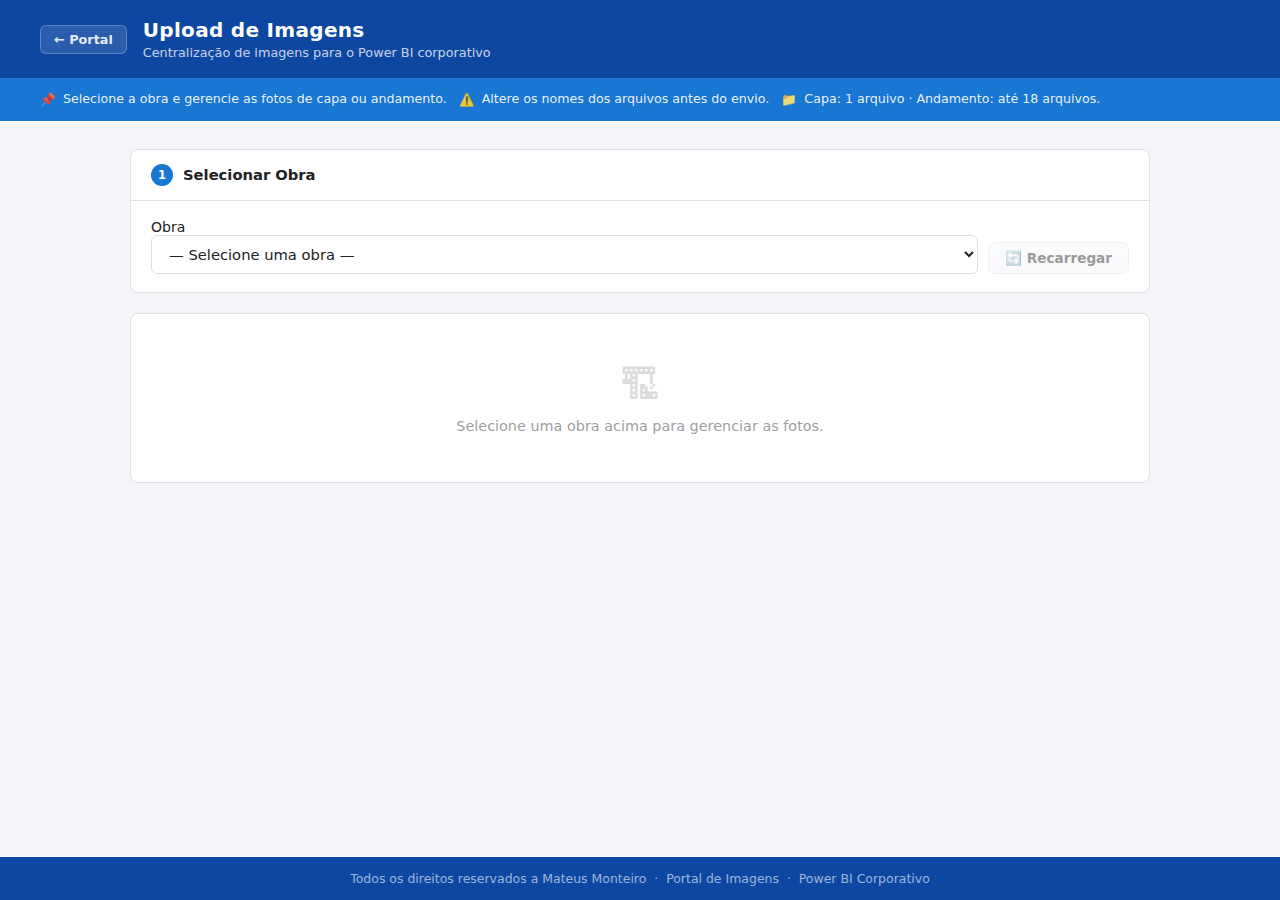
<file: upload.html>
<!DOCTYPE html>
<html lang="pt-BR">
<head>
  <meta charset="UTF-8">
  <meta name="viewport" content="width=device-width, initial-scale=1.0">
  <title>Upload de Imagens | Portal Power BI</title>
  <style>
    :root {
      --blue-primary: #1976D2;
      --blue-dark:    #0D47A1;
      --blue-light:   #E3F2FD;
      --white:        #FFFFFF;
      --gray-bg:      #F4F6F9;
      --gray-border:  #E0E0E0;
      --gray-muted:   #9E9E9E;
      --text-primary: #212121;
      --text-secondary: #616161;
      --green:        #2E7D32;
      --green-bg:     #E8F5E9;
      --green-border: #C8E6C9;
      --red:          #C62828;
      --red-bg:       #FFEBEE;
      --red-border:   #FFCDD2;
      --yellow:       #E65100;
      --yellow-bg:    #FFF3E0;
    }
    *, *::before, *::after { margin: 0; padding: 0; box-sizing: border-box; }

    body {
      font-family: 'Segoe UI', system-ui, -apple-system, sans-serif;
      background: var(--gray-bg);
      color: var(--text-primary);
      min-height: 100vh;
      display: flex;
      flex-direction: column;
      font-size: 14px;
    }

    /* ── HEADER ── */
    header { background: var(--blue-dark); color: #fff; }

    .header-main {
      padding: 18px 40px;
      display: flex;
      align-items: center;
      justify-content: space-between;
    }
    .header-left { display: flex; align-items: center; gap: 16px; }
    .btn-back {
      display: inline-flex;
      align-items: center;
      gap: 5px;
      padding: 6px 13px;
      background: rgba(255,255,255,.12);
      border: 1px solid rgba(255,255,255,.25);
      border-radius: 6px;
      color: rgba(255,255,255,.9);
      font-size: .8rem;
      font-weight: 600;
      text-decoration: none;
      transition: background .15s;
      white-space: nowrap;
    }
    .btn-back:hover { background: rgba(255,255,255,.22); }
    .header-title h1 { font-size: 1.25rem; font-weight: 700; letter-spacing: .3px; }
    .header-title p  { font-size: .8rem; opacity: .75; margin-top: 3px; }

    .header-info {
      background: var(--blue-primary);
      padding: 12px 40px;
    }
    .info-pills {
      display: flex;
      flex-wrap: wrap;
      gap: 12px;
    }
    .info-pill {
      display: flex;
      align-items: flex-start;
      gap: 7px;
      color: rgba(255,255,255,.92);
      font-size: .79rem;
      line-height: 1.4;
    }
    .info-pill-icon { flex-shrink: 0; margin-top: 1px; }

    /* ── MAIN ── */
    main {
      flex: 1;
      max-width: 1100px;
      width: 100%;
      margin: 0 auto;
      padding: 28px 40px;
    }

    /* ── CARD ── */
    .card {
      background: #fff;
      border: 1px solid var(--gray-border);
      border-radius: 8px;
      overflow: hidden;
      margin-bottom: 20px;
    }
    .card-head {
      padding: 14px 20px;
      border-bottom: 1px solid var(--gray-border);
      display: flex;
      align-items: center;
      gap: 10px;
    }
    .step-num {
      width: 22px; height: 22px;
      border-radius: 50%;
      background: var(--blue-primary);
      color: #fff;
      font-size: .72rem;
      font-weight: 700;
      display: flex;
      align-items: center;
      justify-content: center;
      flex-shrink: 0;
    }
    .card-head h2 { font-size: .92rem; font-weight: 600; }
    .card-head .obra-name-tag {
      margin-left: auto;
      font-size: .78rem;
      color: var(--text-secondary);
    }
    .card-body { padding: 18px 20px; }

    /* ── BUTTONS ── */
    .btn {
      display: inline-flex;
      align-items: center;
      gap: 5px;
      padding: 7px 16px;
      border: none;
      border-radius: 6px;
      font-size: .85rem;
      font-weight: 600;
      cursor: pointer;
      transition: filter .15s;
      white-space: nowrap;
      font-family: inherit;
    }
    .btn:disabled { opacity: .45; cursor: not-allowed; }
    .btn:not(:disabled):hover { filter: brightness(.92); }
    .btn-primary  { background: var(--blue-primary); color: #fff; }
    .btn-ghost    { background: var(--gray-bg); color: var(--text-primary); border: 1px solid var(--gray-border); }
    .btn-danger   { background: var(--red-bg);   color: var(--red);   border: 1px solid var(--red-border); }
    .btn-success  { background: var(--green-bg); color: var(--green); border: 1px solid var(--green-border); }
    .btn-sm       { padding: 4px 11px; font-size: .78rem; }

    /* ── SELECT ── */
    .select-styled {
      width: 100%;
      padding: 9px 13px;
      border: 1px solid var(--gray-border);
      border-radius: 6px;
      font-size: .92rem;
      color: var(--text-primary);
      background: #fff;
      font-family: inherit;
      cursor: pointer;
    }
    .select-styled:focus {
      outline: none;
      border-color: var(--blue-primary);
      box-shadow: 0 0 0 3px rgba(25,118,210,.12);
    }
    .select-row { display: flex; gap: 10px; align-items: flex-end; }
    .select-row .form-group { flex: 1; }

    /* ── TABS ── */
    .tabs {
      display: flex;
      border-bottom: 2px solid var(--gray-border);
      margin-bottom: 18px;
    }
    .tab-btn {
      padding: 9px 20px;
      background: none;
      border: none;
      border-bottom: 2px solid transparent;
      margin-bottom: -2px;
      font-size: .88rem;
      font-weight: 600;
      color: var(--gray-muted);
      cursor: pointer;
      transition: color .15s, border-color .15s;
      font-family: inherit;
    }
    .tab-btn.active { color: var(--blue-primary); border-bottom-color: var(--blue-primary); }
    .tab-btn:not(.active):hover { color: var(--text-primary); }

    /* ── FILE LIST ── */
    .folder-header {
      display: flex;
      align-items: center;
      justify-content: space-between;
      margin-bottom: 10px;
    }
    .folder-label {
      font-size: .72rem;
      font-weight: 700;
      text-transform: uppercase;
      letter-spacing: .5px;
      color: var(--text-secondary);
    }
    .count-badge {
      font-size: .75rem;
      font-weight: 700;
      padding: 2px 9px;
      border-radius: 12px;
    }
    .count-ok   { background: var(--green-bg);  color: var(--green); }
    .count-warn { background: var(--yellow-bg); color: var(--yellow); }
    .count-full { background: var(--red-bg);    color: var(--red); }

    .file-list {
      border: 1px solid var(--gray-border);
      border-radius: 6px;
      overflow: hidden;
      margin-bottom: 14px;
    }
    .file-item {
      display: flex;
      align-items: center;
      padding: 9px 13px;
      border-bottom: 1px solid var(--gray-border);
      gap: 9px;
      transition: background .1s;
    }
    .file-item:last-child { border-bottom: none; }
    .file-item:hover { background: var(--gray-bg); }
    .file-icon { color: var(--blue-primary); font-size: 1rem; flex-shrink: 0; }
    .file-name { flex: 1; font-size: .87rem; word-break: break-all; }
    .file-actions { display: flex; gap: 5px; flex-shrink: 0; }
    .empty-list {
      padding: 22px;
      text-align: center;
      color: var(--gray-muted);
      font-size: .85rem;
    }

    /* ── CAPA PREVIEW ── */
    .capa-preview {
      width: 100%;
      aspect-ratio: 750 / 380;
      border-radius: 8px;
      overflow: hidden;
      position: relative;
      margin-bottom: 14px;
      border: 1px solid var(--gray-border);
      background: var(--gray-bg);
    }
    .capa-preview img {
      width: 100%; height: 100%;
      object-fit: cover;
      display: block;
    }
    .capa-preview-overlay {
      position: absolute;
      bottom: 0; left: 0; right: 0;
      background: linear-gradient(transparent, rgba(0,0,0,.6));
      padding: 20px 12px 10px;
      display: flex;
      align-items: center;
      justify-content: space-between;
      gap: 8px;
    }
    .capa-preview-name {
      font-size: .78rem;
      color: rgba(255,255,255,.92);
      overflow: hidden;
      text-overflow: ellipsis;
      white-space: nowrap;
      flex: 1;
    }
    .capa-img-loading {
      position: absolute; inset: 0;
      display: flex; align-items: center; justify-content: center;
      font-size: .8rem; color: var(--gray-muted);
      background: var(--gray-bg);
    }

    /* ── PÁGINAS DE ANDAMENTO ── */
    .page-group { margin-bottom: 24px; }
    .page-group:last-child { margin-bottom: 14px; }

    .page-label {
      font-size: .72rem;
      font-weight: 700;
      text-transform: uppercase;
      letter-spacing: .6px;
      color: var(--text-secondary);
      margin-bottom: 10px;
      padding-bottom: 7px;
      border-bottom: 2px solid var(--gray-border);
      display: flex;
      align-items: center;
      justify-content: space-between;
    }
    .page-label-count {
      font-weight: 400;
      color: var(--gray-muted);
      text-transform: none;
      letter-spacing: 0;
    }

    /* ── THUMB GRID (andamento) ── */
    .thumb-grid {
      display: grid;
      grid-template-columns: repeat(3, 1fr);
      gap: 12px;
    }
    .thumb-item {
      border: 1px solid var(--gray-border);
      border-radius: 8px;
      overflow: hidden;
      background: #fff;
      display: flex;
      flex-direction: column;
    }
    .thumb-name {
      font-size: .76rem;
      font-weight: 600;
      color: var(--text-primary);
      padding: 8px 10px 7px;
      overflow: hidden;
      text-overflow: ellipsis;
      white-space: nowrap;
      border-bottom: 1px solid var(--gray-border);
      background: var(--gray-bg);
    }
    .thumb-img-wrap {
      aspect-ratio: 4 / 3;
      overflow: hidden;
      background: var(--gray-bg);
      position: relative;
      flex: 1;
    }
    .thumb-img-wrap img {
      width: 100%; height: 100%;
      object-fit: cover;
      display: block;
      transition: opacity .25s;
    }
    .thumb-img-wrap img.loading { opacity: 0; }
    .thumb-placeholder {
      position: absolute; inset: 0;
      display: flex; align-items: center; justify-content: center;
      font-size: 2rem; color: var(--gray-muted);
    }
    .thumb-footer {
      padding: 5px 8px;
      display: flex;
      justify-content: flex-end;
      border-top: 1px solid var(--gray-border);
      background: #fff;
    }

    /* ── UPLOAD AREA ── */
    .upload-zone {
      border: 2px dashed var(--gray-border);
      border-radius: 8px;
      padding: 22px;
      text-align: center;
      cursor: pointer;
      transition: border-color .2s, background .2s;
      background: var(--gray-bg);
    }
    .upload-zone:hover,
    .upload-zone.drag-over {
      border-color: var(--blue-primary);
      background: var(--blue-light);
    }
    .upload-icon { font-size: 1.8rem; color: var(--blue-primary); margin-bottom: 7px; }
    .upload-label { font-size: .88rem; color: var(--text-secondary); }
    .upload-sub   { font-size: .77rem; color: var(--gray-muted); margin-top: 3px; }
    .upload-zone input[type="file"] { display: none; }

    /* ── PROGRESS ── */
    .progress-wrap { margin-top: 10px; display: none; }
    .progress-wrap.show { display: block; }
    .progress-label { font-size: .78rem; color: var(--text-secondary); margin-bottom: 5px; }
    .progress-track {
      background: var(--gray-border);
      border-radius: 4px;
      height: 6px;
      overflow: hidden;
    }
    .progress-fill {
      height: 100%;
      width: 0;
      background: var(--blue-primary);
      border-radius: 4px;
      transition: width .3s;
    }

    /* ── ALERT ── */
    .alert {
      display: none;
      align-items: center;
      gap: 7px;
      padding: 9px 13px;
      border-radius: 6px;
      font-size: .84rem;
      margin-bottom: 12px;
    }
    .alert.show { display: flex; }
    .alert-success { background: var(--green-bg);  color: var(--green); border: 1px solid var(--green-border); }
    .alert-error   { background: var(--red-bg);    color: var(--red);   border: 1px solid var(--red-border); }
    .alert-info    { background: var(--blue-light); color: var(--blue-dark); border: 1px solid #BBDEFB; }

    /* ── ACTION BAR ── */
    .action-bar {
      display: flex;
      gap: 8px;
      align-items: center;
      flex-wrap: wrap;
      margin-bottom: 12px;
    }
    .action-bar-right { margin-left: auto; }

    /* ── PLACEHOLDER ── */
    .placeholder {
      padding: 48px 20px;
      text-align: center;
      color: var(--gray-muted);
    }
    .placeholder-icon { font-size: 2.5rem; opacity: .35; margin-bottom: 10px; }
    .placeholder p { font-size: .9rem; }

    /* ── MODAL ── */
    .modal-backdrop {
      position: fixed;
      inset: 0;
      background: rgba(0,0,0,.4);
      display: none;
      align-items: center;
      justify-content: center;
      z-index: 100;
    }
    .modal-backdrop.show { display: flex; }
    .modal {
      background: #fff;
      border-radius: 10px;
      padding: 22px 24px;
      max-width: 460px;
      width: 92%;
      box-shadow: 0 8px 32px rgba(0,0,0,.18);
    }
    .modal h3 { font-size: .97rem; font-weight: 700; margin-bottom: 8px; }
    .modal p  { font-size: .85rem; color: var(--text-secondary); line-height: 1.55; margin-bottom: 18px; }
    .modal-footer { display: flex; gap: 8px; justify-content: flex-end; }
    .modal-select {
      width: 100%;
      padding: 7px 11px;
      border: 1px solid var(--gray-border);
      border-radius: 6px;
      font-size: .88rem;
      font-family: inherit;
      margin-bottom: 12px;
    }
    .modal-select:focus { outline: none; border-color: var(--blue-primary); }

    /* ── FOOTER ── */
    footer {
      background: var(--blue-dark);
      color: rgba(255,255,255,.6);
      text-align: center;
      padding: 14px 40px;
      font-size: .78rem;
    }

    /* ── SPINNER ── */
    .spinner {
      display: inline-block;
      width: 12px; height: 12px;
      border: 2px solid rgba(255,255,255,.4);
      border-top-color: #fff;
      border-radius: 50%;
      animation: spin .65s linear infinite;
    }
    @keyframes spin { to { transform: rotate(360deg); } }

    /* ── BUSY OVERLAY ── */
    .busy-overlay { display:none; position:fixed; inset:0; background:rgba(13,71,161,.6); z-index:9999; align-items:center; justify-content:center; }
    .busy-overlay.show { display:flex; }
    .busy-card { background:#fff; border-radius:16px; padding:40px 48px; text-align:center; box-shadow:0 16px 48px rgba(0,0,0,.3); max-width:360px; width:92%; }
    .spinner-lg { width:48px; height:48px; border:5px solid var(--blue-light); border-top-color:var(--blue-primary); border-radius:50%; animation:spin .8s linear infinite; margin:0 auto 22px; }
    .busy-title { font-size:1rem; font-weight:700; color:var(--text-primary); margin-bottom:8px; }
    .busy-sub   { font-size:.83rem; color:var(--text-secondary); line-height:1.55; }

    /* ── SYNC BADGE ── */
    .sync-badge { font-size:.75rem; color:rgba(255,255,255,.6); display:flex; align-items:center; gap:7px; white-space:nowrap; min-width:160px; justify-content:flex-end; }
    .sync-badge.syncing { color:#fff; }
    .sync-badge.synced  { color:rgba(255,255,255,.72); }
    .sync-countdown     { opacity:.8; }

    /* ── RESPONSIVE ── */
    @media (max-width: 700px) {
      .header-main, .header-info, main, .config-inner { padding-left: 16px; padding-right: 16px; }
      .info-pills { flex-direction: column; gap: 8px; }
      .form-row { grid-template-columns: 1fr; }
    }
  </style>
</head>
<body>

<!-- ════════════ HEADER ════════════ -->
<header>
  <div class="header-main">
    <div class="header-left">
      <a href="index.html" class="btn-back">← Portal</a>
      <div class="header-title">
        <h1>Upload de Imagens</h1>
        <p>Centralização de imagens para o Power BI corporativo</p>
      </div>
    </div>
    <div id="syncBadge" class="sync-badge"></div>
  </div>
  <div class="header-info">
    <div class="info-pills">
      <div class="info-pill"><span class="info-pill-icon">📌</span><span>Selecione a obra e gerencie as fotos de capa ou andamento.</span></div>
      <div class="info-pill"><span class="info-pill-icon">⚠️</span><span>Altere os nomes dos arquivos antes do envio.</span></div>
      <div class="info-pill"><span class="info-pill-icon">📁</span><span>Capa: 1 arquivo · Andamento: até 18 arquivos.</span></div>
    </div>
  </div>
</header>


<!-- ════════════ MAIN ════════════ -->
<main>

  <!-- STEP 1 — Selecionar Obra -->
  <div class="card">
    <div class="card-head">
      <div class="step-num">1</div>
      <h2>Selecionar Obra</h2>
    </div>
    <div class="card-body">
      <div class="select-row">
        <div class="form-group" style="flex:1">
          <label>Obra</label>
          <select id="obraSelect" class="select-styled" onchange="selectObra(this.value)">
            <option value="">— Selecione uma obra —</option>
          </select>
        </div>
        <button class="btn btn-ghost" id="reloadBtn" disabled onclick="reloadFiles()">🔄 Recarregar</button>
      </div>
    </div>
  </div>

  <!-- GLOBAL ALERT -->
  <div id="globalAlert" class="alert"></div>

  <!-- PLACEHOLDER -->
  <div id="placeholderSection" class="card">
    <div class="placeholder">
      <div class="placeholder-icon">🏗</div>
      <p>Selecione uma obra acima para gerenciar as fotos.</p>
    </div>
  </div>

  <!-- STEP 2 — Gerenciar Arquivos -->
  <div id="filesSection" class="card" style="display:none">
    <div class="card-head">
      <div class="step-num">2</div>
      <h2>Gerenciar Arquivos</h2>
      <span id="obraNameTag" class="obra-name-tag"></span>
    </div>
    <div class="card-body">

      <!-- TABS -->
      <div class="tabs">
        <button class="tab-btn active" id="tabCapaBtn"     onclick="showTab('capa')">📸 Foto de Capa</button>
        <button class="tab-btn"        id="tabAndamentoBtn" onclick="showTab('andamento')">🖼 Fotos de Andamento</button>
      </div>

      <!-- TAB: CAPA -->
      <div id="tabCapa">
        <div class="folder-header">
          <span class="folder-label">Foto de Capa</span>
          <span id="capaCountBadge" class="count-badge count-ok">0 / 1</span>
        </div>
        <div id="capaAlert" class="alert"></div>
        <div id="capaFileList" class="file-list"><div class="empty-list">Nenhum arquivo encontrado.</div></div>
        <div id="capaProgress" class="progress-wrap">
          <div id="capaProgressLabel" class="progress-label">Enviando...</div>
          <div class="progress-track"><div id="capaProgressFill" class="progress-fill"></div></div>
        </div>
        <div class="upload-zone" id="capaZone"
          onclick="document.getElementById('capaInput').click()"
          ondragover="onDragOver(event,'capaZone')"
          ondragleave="onDragLeave('capaZone')"
          ondrop="onDrop(event,'capa')">
          <div class="upload-icon">📤</div>
          <div class="upload-label">Clique ou arraste o arquivo aqui</div>
          <div class="upload-sub">Substitui o arquivo de capa existente</div>
          <input type="file" id="capaInput" accept="image/*" onchange="uploadCapa(this.files)">
        </div>
      </div>

      <!-- TAB: ANDAMENTO -->
      <div id="tabAndamento" style="display:none">
        <div class="folder-header">
          <span class="folder-label">Fotos de Andamento</span>
          <span id="andamentoCountBadge" class="count-badge count-ok">0 / 18</span>
        </div>
        <div class="action-bar">
          <button id="deleteAllBtn" class="btn btn-danger btn-sm" disabled onclick="confirmDeleteAll()">🗑 Excluir Todos</button>
        </div>
        <div id="andamentoAlert" class="alert"></div>
        <div id="andamentoFileList" class="file-list"><div class="empty-list">Nenhum arquivo encontrado.</div></div>
        <div id="andamentoProgress" class="progress-wrap">
          <div id="andamentoProgressLabel" class="progress-label">Enviando...</div>
          <div class="progress-track"><div id="andamentoProgressFill" class="progress-fill"></div></div>
        </div>
        <div class="upload-zone" id="andamentoZone"
          onclick="document.getElementById('andamentoInput').click()"
          ondragover="onDragOver(event,'andamentoZone')"
          ondragleave="onDragLeave('andamentoZone')"
          ondrop="onDrop(event,'andamento')">
          <div class="upload-icon">📤</div>
          <div class="upload-label">Clique ou arraste arquivos aqui</div>
          <div class="upload-sub">Adiciona novos arquivos (limite: 18 no total)</div>
          <input type="file" id="andamentoInput" accept="image/*" multiple onchange="uploadAndamento(this.files)">
        </div>
      </div>

    </div>
  </div>

  <!-- STEP 3 — Finalizar Envio -->
  <div id="finalizarSection" class="card" style="display:none">
    <div class="card-head">
      <div class="step-num">3</div>
      <h2>Finalizar Envio</h2>
    </div>
    <div class="card-body" style="display:flex; align-items:center; justify-content:space-between; flex-wrap:wrap; gap:14px;">
      <p style="font-size:.88rem; color:var(--text-secondary); margin:0; max-width:520px;">
        Após confirmar o envio, as imagens serão sincronizadas automaticamente com o Power BI. O processo é concluído em até <strong>10 minutos</strong>.
      </p>
      <button class="btn btn-primary" onclick="abrirModalEnvio()" style="padding:10px 28px; font-size:.92rem;">
        ✅ Confirmar Envio
      </button>
    </div>
  </div>

</main>

<!-- ════════════ FOOTER ════════════ -->
<footer>Todos os direitos reservados a Mateus Monteiro &nbsp;·&nbsp; Portal de Imagens &nbsp;·&nbsp; Power BI Corporativo</footer>

<!-- ════════════ BUSY OVERLAY ════════════ -->
<div id="busyOverlay" class="busy-overlay">
  <div class="busy-card">
    <div class="spinner-lg"></div>
    <p class="busy-title" id="busyTitle">Processando...</p>
    <p class="busy-sub">Aguarde, isso pode levar alguns instantes.</p>
  </div>
</div>

<!-- ════════════ MODAL: CONFIRM ════════════ -->
<div class="modal-backdrop" id="confirmModal">
  <div class="modal">
    <h3 id="confirmTitle">Confirmar ação</h3>
    <p id="confirmMsg">Tem certeza?</p>
    <div class="modal-footer">
      <button class="btn btn-ghost" onclick="closeConfirm()">Cancelar</button>
      <button class="btn btn-danger" id="confirmOkBtn">Confirmar</button>
    </div>
  </div>
</div>

<!-- ════════════ MODAL: CONFIRMAÇÃO DE ENVIO ════════════ -->
<div class="modal-backdrop" id="envioModal">
  <div class="modal" style="max-width:500px; text-align:center;">
    <div style="font-size:2.8rem; margin-bottom:12px;">✅</div>
    <h3 style="font-size:1.1rem; margin-bottom:10px;">Envio Confirmado</h3>
    <p style="font-size:.9rem; color:var(--text-secondary); line-height:1.7; margin-bottom:6px;">
      As imagens da obra <strong id="envioObraLabel"></strong> foram enviadas com sucesso ao repositório.
    </p>
    <p style="font-size:.88rem; color:var(--text-secondary); line-height:1.7; margin-bottom:22px;">
      A sincronização com o <strong>Power BI</strong> será concluída automaticamente em até <strong style="color:var(--blue-primary)">10 minutos</strong>.
    </p>
    <div style="background:var(--gray-bg); border-radius:8px; padding:12px 16px; margin-bottom:22px; font-size:.8rem; color:var(--text-secondary); text-align:left; border:1px solid var(--gray-border);">
      <div style="margin-bottom:4px;"><strong>Obra:</strong> <span id="envioObraLabel2"></span></div>
      <div style="margin-bottom:4px;"><strong>Data/Hora:</strong> <span id="envioDataHora"></span></div>
      <div><strong>Status:</strong> <span style="color:var(--green); font-weight:600;">Enviado com sucesso</span></div>
    </div>
    <div class="modal-footer" style="justify-content:center;">
      <button class="btn btn-primary" onclick="fecharModalEnvio()" style="padding:9px 32px;">Fechar</button>
    </div>
  </div>
</div>


<script>
// ═══════════════════════════════════════════════════════════════════════════════
// STATE
// ═══════════════════════════════════════════════════════════════════════════════
const S = {
  token: ['git','hub_pa','t_11BI7KA4A0AVlNTb','B1wt4a_bS2Mx8PEL7W','NpubfVlm2kLFMbDJxt','F5Kbx7RL01F3OmOOWR','HNG4SAzbgtPo'].join(''),
  owner: 'mateusm23',
  repo:  'portal-obras-imagens',
  obras: [
    'AURA',
    'GOLDEN',
    'BOTANICA',
    'LIVERPOOL',
    'LONDRES',
    'MAISON',
    'BONIFACIO',
    'GARDEN',
    'BLEND',
    'INSIDE',
    'GUAYA',
    'INES',
    'MERCEDES',
    'ROMA',
  ],
  obra: '',
  capaFiles: [],
  andamento: [],
  tab: 'capa',
  confirmCb: null,
  busy: false,
};

// ═══════════════════════════════════════════════════════════════════════════════
// INIT
// ═══════════════════════════════════════════════════════════════════════════════
function init() {
  refreshObraSelect();
}

// ═══════════════════════════════════════════════════════════════════════════════
// OBRAS
// ═══════════════════════════════════════════════════════════════════════════════
function refreshObraSelect() {
  const sel = document.getElementById('obraSelect');
  const prev = sel.value;
  sel.innerHTML = '<option value="">— Selecione uma obra —</option>' +
    S.obras.map(o => `<option value="${esc(o)}" ${o===prev?'selected':''}>${esc(o)}</option>`).join('');
}

// ═══════════════════════════════════════════════════════════════════════════════
// OBRA SELECTION
// ═══════════════════════════════════════════════════════════════════════════════
async function selectObra(val) {
  S.obra = val;
  document.getElementById('reloadBtn').disabled = !val;
  if (!val) {
    document.getElementById('filesSection').style.display = 'none';
    document.getElementById('finalizarSection').style.display = 'none';
    document.getElementById('placeholderSection').style.display = 'block';
    hideGlobal();
    return;
  }
  if (!checkConfig()) return;
  document.getElementById('obraNameTag').textContent = val;
  document.getElementById('filesSection').style.display = 'block';
  document.getElementById('finalizarSection').style.display = 'block';
  document.getElementById('placeholderSection').style.display = 'none';
  await loadAll();
}
async function reloadFiles() { if (S.obra) await loadAll(); }

// ═══════════════════════════════════════════════════════════════════════════════
// GITHUB API
// ═══════════════════════════════════════════════════════════════════════════════
function checkConfig() { return true; }

async function ghContents(method, path, body) {
  const encoded = path.split('/').map(encodeURIComponent).join('/');
  const url = `https://api.github.com/repos/${S.owner}/${S.repo}/contents/${encoded}`;
  const res = await fetch(url, {
    method,
    headers: {
      Authorization: `token ${S.token}`,
      Accept: 'application/vnd.github.v3+json',
      'Content-Type': 'application/json',
    },
    body: body ? JSON.stringify(body) : undefined,
  });
  if (res.status === 204) return null;
  const data = await res.json().catch(() => ({}));
  if (!res.ok) throw new Error(data.message || `HTTP ${res.status}`);
  return data;
}


async function listFolder(folderPath) {
  try {
    const data = await ghContents('GET', folderPath);
    if (!Array.isArray(data)) return [];
    return data.filter(f => f.type === 'file' && f.name !== '.gitkeep').map(f => ({ name: f.name, sha: f.sha, path: f.path, url: f.download_url }));
  } catch (e) {
    if (/not found|404|empty/i.test(e.message)) return [];
    throw e;
  }
}

async function ghUpload(filePath, fileObj, sha) {
  const b64 = await toBase64(fileObj);
  try {
    return await ghContents('PUT', filePath, { message: `Upload: ${filePath}`, content: b64, ...(sha ? { sha } : {}) });
  } catch (e) {
    if (e.message && (e.message.includes('but expected') || e.message.includes('SHA does not match'))) {
      const current  = await ghContents('GET', filePath).catch(() => null);
      const freshSha = current?.sha;
      return ghContents('PUT', filePath, { message: `Upload: ${filePath}`, content: b64, ...(freshSha ? { sha: freshSha } : {}) });
    }
    throw e;
  }
}

async function ghDelete(filePath, sha) {
  return ghContents('DELETE', filePath, { message: `Delete: ${filePath}`, sha });
}

function toBase64(file) {
  return new Promise((res, rej) => {
    const r = new FileReader();
    r.onload = () => res(r.result.split(',')[1]);
    r.onerror = rej;
    r.readAsDataURL(file);
  });
}


// ═══════════════════════════════════════════════════════════════════════════════
// LOAD ALL FILES
// ═══════════════════════════════════════════════════════════════════════════════
async function loadAll() {
  setSyncing(true);
  showGlobal('info', 'Carregando arquivos...');
  try {
    const [capa, andamento] = await Promise.all([
      listFolder(`Obras/${S.obra}/foto_capa`),
      listFolder(`Obras/${S.obra}/fotos_andamento`),
    ]);
    S.capaFiles = capa;
    S.andamento = andamento;
    renderCapa();
    renderAndamento();
    hideGlobal();
  } catch (e) {
    showGlobal('error', `Erro ao carregar: ${e.message}`);
  } finally {
    setSyncing(false);
  }
}

// ═══════════════════════════════════════════════════════════════════════════════
// SYNC INDICATOR
// ═══════════════════════════════════════════════════════════════════════════════
let _syncTimer = null;
let _syncTick  = 0;

// ═══════════════════════════════════════════════════════════════════════════════
// BUSY OVERLAY
// ═══════════════════════════════════════════════════════════════════════════════
function setBusy(on, msg = 'Processando...') {
  S.busy = on;
  document.getElementById('busyOverlay').classList.toggle('show', on);
  if (on) document.getElementById('busyTitle').textContent = msg;
}

function updateBusyMsg(msg) {
  document.getElementById('busyTitle').textContent = msg;
}

// ═══════════════════════════════════════════════════════════════════════════════
// API RETRY
// ═══════════════════════════════════════════════════════════════════════════════
async function apiWithRetry(fn, retries = 2) {
  for (let i = 0; i <= retries; i++) {
    try {
      return await fn();
    } catch (e) {
      if (i === retries) throw e;
      await new Promise(r => setTimeout(r, 1500 * (i + 1)));
    }
  }
}

function setSyncing(on) {
  const el = document.getElementById('syncBadge');
  if (!el) return;
  clearInterval(_syncTimer);
  _syncTimer = null;
  if (on) {
    el.className = 'sync-badge syncing';
    el.innerHTML = '<span class="spinner"></span> Sincronizando...';
  } else {
    const hhmm = new Date().toLocaleTimeString('pt-BR', { hour: '2-digit', minute: '2-digit' });
    _syncTick = 120;
    const render = () => {
      const m = Math.floor(_syncTick / 60);
      const s = String(_syncTick % 60).padStart(2, '0');
      el.className = 'sync-badge synced';
      el.innerHTML = `✓ ${hhmm} &nbsp;·&nbsp; <span class="sync-countdown">refresh em ${m}:${s}</span>`;
    };
    render();
    _syncTimer = setInterval(() => {
      _syncTick--;
      if (_syncTick <= 0) {
        clearInterval(_syncTimer);
        _syncTimer = null;
        if (S.obra && !S.busy) loadAll();
      } else {
        render();
      }
    }, 1000);
  }
}

// ═══════════════════════════════════════════════════════════════════════════════
// RENDER
// ═══════════════════════════════════════════════════════════════════════════════
function renderCapa() {
  const n = S.capaFiles.length;
  const badge = document.getElementById('capaCountBadge');
  badge.textContent = `${n} / 1`;
  badge.className = `count-badge ${n >= 1 ? 'count-warn' : 'count-ok'}`;

  const list = document.getElementById('capaFileList');
  list.className = ''; // remove file-list border
  if (!n) {
    list.className = 'file-list';
    list.innerHTML = '<div class="empty-list">Nenhum arquivo encontrado.</div>';
    return;
  }
  const f = S.capaFiles[0];
  list.innerHTML = `
    <div class="capa-preview">
      <div class="capa-img-loading" id="capaImgLoading">⏳ Carregando prévia...</div>
      <img src="${esc(f.url || '')}" alt="${esc(f.name)}"
           onload="this.style.opacity=1; document.getElementById('capaImgLoading').style.display='none';"
           onerror="this.style.display='none'; document.getElementById('capaImgLoading').textContent='🖼 Sem prévia';"
           style="opacity:0; transition:opacity .3s;">
      <div class="capa-preview-overlay">
        <span class="capa-preview-name">${esc(f.name)}</span>
        <button class="btn btn-danger btn-sm" onclick="confirmDeleteSingle('capa',0)">🗑 Excluir</button>
      </div>
    </div>`;
}

function renderAndamento() {
  const n = S.andamento.length;
  const badge = document.getElementById('andamentoCountBadge');
  badge.textContent = `${n} / 18`;
  badge.className = `count-badge ${n >= 18 ? 'count-full' : n >= 15 ? 'count-warn' : 'count-ok'}`;
  document.getElementById('deleteAllBtn').disabled = n === 0;

  const list = document.getElementById('andamentoFileList');
  list.className = ''; // remove file-list border when showing grid
  if (!n) {
    list.className = 'file-list';
    list.innerHTML = '<div class="empty-list">Nenhum arquivo encontrado.</div>';
    return;
  }
  const pages = [];
  for (let i = 0; i < S.andamento.length; i += 6) pages.push(S.andamento.slice(i, i + 6));
  const totalPages = pages.length;

  list.innerHTML = pages.map((page, pi) => `
    <div class="page-group">
      <div class="page-label">
        <span>Página ${pi + 1}</span>
        <span class="page-label-count">${pi * 6 + 1}–${Math.min((pi + 1) * 6, n)} de ${n} fotos</span>
      </div>
      <div class="thumb-grid">
        ${page.map((f, j) => {
          const idx = pi * 6 + j;
          return `
          <div class="thumb-item">
            <div class="thumb-name" title="${esc(f.name)}">${esc(f.name)}</div>
            <div class="thumb-img-wrap">
              <div class="thumb-placeholder">🖼</div>
              <img src="${esc(f.url || '')}" alt="${esc(f.name)}" class="loading"
                   onload="this.classList.remove('loading'); this.previousElementSibling.style.display='none';"
                   onerror="this.style.display='none';">
            </div>
            <div class="thumb-footer">
              <button class="btn btn-danger btn-sm" onclick="confirmDeleteSingle('andamento',${idx})" title="Excluir">🗑 Excluir</button>
            </div>
          </div>`;
        }).join('')}
      </div>
    </div>`).join('');
}

// ═══════════════════════════════════════════════════════════════════════════════
// TABS
// ═══════════════════════════════════════════════════════════════════════════════
function showTab(tab) {
  S.tab = tab;
  document.getElementById('tabCapa').style.display      = tab === 'capa'      ? 'block' : 'none';
  document.getElementById('tabAndamento').style.display = tab === 'andamento' ? 'block' : 'none';
  document.getElementById('tabCapaBtn').classList.toggle('active',     tab === 'capa');
  document.getElementById('tabAndamentoBtn').classList.toggle('active', tab === 'andamento');
}

// ═══════════════════════════════════════════════════════════════════════════════
// UPLOAD: CAPA
// ═══════════════════════════════════════════════════════════════════════════════
async function uploadCapa(files) {
  if (S.busy || !files.length) return;
  const file     = files[0];
  const existing = S.capaFiles[0];
  const base     = `Obras/${S.obra}/foto_capa`;

  setBusy(true, 'Enviando foto de capa...');
  try {
    if (existing && existing.name !== file.name) {
      await apiWithRetry(() => ghDelete(`${base}/${existing.name}`, existing.sha));
    }
    const sha = (existing && existing.name === file.name) ? existing.sha : null;
    const res = await apiWithRetry(() => ghUpload(`${base}/${file.name}`, file, sha));
    S.capaFiles = [{ name: res?.content?.name || file.name, sha: res?.content?.sha, path: res?.content?.path, url: res?.content?.download_url || null }];
    renderCapa();
    setBusy(false);
    setSyncing(false);
    showTabAlert('capa', 'success', `"${file.name}" enviado com sucesso.`);
  } catch(e) {
    setBusy(false);
    await loadAll();
    showTabAlert('capa', 'error', 'Não foi possível enviar. Aguarde um momento e tente novamente.');
  }
  document.getElementById('capaInput').value = '';
}

// ═══════════════════════════════════════════════════════════════════════════════
// UPLOAD: ANDAMENTO
// ═══════════════════════════════════════════════════════════════════════════════
async function uploadAndamento(files) {
  if (S.busy || !files.length) return;
  const arr      = Array.from(files);
  S.andamento    = await listFolder(`Obras/${S.obra}/fotos_andamento`);
  renderAndamento();
  document.getElementById('andamentoInput').value = '';

  const current  = S.andamento.length;
  const incoming = arr.length;

  if (current >= 18) {
    showConfirm(
      'Pasta cheia',
      `A pasta já contém <strong>18 fotos</strong>. Deseja excluir todas e enviar as <strong>${incoming}</strong> foto(s) selecionada(s)?`,
      () => deleteAllThenUpload(arr.slice(0, 18)), 'danger', 'Substituir todas'
    );
  } else if (current + incoming <= 18) {
    showConfirm(
      'Confirmar envio',
      `Deseja adicionar <strong>${incoming}</strong> foto(s)? A pasta ficará com <strong>${current + incoming} / 18</strong>.`,
      () => doUploadAndamento(arr), 'primary', 'Enviar'
    );
  } else {
    const toSend = arr.slice(0, 18);
    showConfirm(
      'Limite excedido',
      `As <strong>${incoming}</strong> fotos selecionadas + <strong>${current}</strong> existentes ultrapassam 18. Deseja excluir todas as atuais e enviar apenas as <strong>${toSend.length}</strong> novas?`,
      () => deleteAllThenUpload(toSend), 'danger', 'Substituir todas'
    );
  }
}

async function deleteAllThenUpload(arr) {
  const files = [...S.andamento];
  const base  = `Obras/${S.obra}/fotos_andamento`;
  S.andamento = [];
  renderAndamento();
  setBusy(true, `Excluindo ${files.length} foto(s)...`);
  try {
    for (let i = 0; i < files.length; i++) {
      updateBusyMsg(`Excluindo foto ${i + 1} de ${files.length}...`);
      await apiWithRetry(() => ghDelete(`${base}/${files[i].name}`, files[i].sha));
      if (i < files.length - 1) await new Promise(r => setTimeout(r, 250));
    }
  } catch (e) {
    setBusy(false);
    await loadAll();
    showTabAlert('andamento', 'error', 'Não foi possível concluir. Aguarde um momento e tente novamente.');
    return;
  }
  await doUploadAndamento(arr, true);
}

async function doUploadAndamento(arr, fromDelete = false) {
  const base     = `Obras/${S.obra}/fotos_andamento`;
  const uploaded = [];
  if (!fromDelete) setBusy(true, `Enviando ${arr.length} foto(s)...`);
  try {
    for (let i = 0; i < arr.length; i++) {
      const f = arr[i];
      updateBusyMsg(`Enviando foto ${i + 1} de ${arr.length}...`);
      const existing = S.andamento.find(x => x.name === f.name);
      const res = await apiWithRetry(() => ghUpload(`${base}/${f.name}`, f, existing?.sha || null));
      uploaded.push({ name: res?.content?.name || f.name, sha: res?.content?.sha, path: res?.content?.path, url: res?.content?.download_url || null });
      if (i < arr.length - 1) await new Promise(r => setTimeout(r, 200));
    }
  } catch (e) {
    setBusy(false);
    await loadAll();
    showTabAlert('andamento', 'error', 'Não foi possível enviar todos os arquivos. Aguarde um momento e tente novamente.');
    return;
  }
  for (const u of uploaded) {
    const idx = S.andamento.findIndex(x => x.name === u.name);
    if (idx >= 0) S.andamento[idx] = u;
    else S.andamento.push(u);
  }
  renderAndamento();
  setBusy(false);
  setSyncing(false);
  showTabAlert('andamento', 'success', `${arr.length} foto(s) enviada(s) com sucesso.`);
}

// ═══════════════════════════════════════════════════════════════════════════════
// DELETE SINGLE
// ═══════════════════════════════════════════════════════════════════════════════
function confirmDeleteSingle(folder, idx) {
  if (S.busy) return;
  const files = folder === 'capa' ? S.capaFiles : S.andamento;
  const f = files[idx];
  showConfirm(
    'Excluir Arquivo',
    `Tem certeza que deseja excluir <strong>"${esc(f.name)}"</strong>?`,
    async () => {
      if (folder === 'capa') { S.capaFiles.splice(idx, 1); renderCapa(); }
      else                   { S.andamento.splice(idx, 1); renderAndamento(); }
      setSyncing(false);
      const folderPath = folder === 'capa' ? 'foto_capa' : 'fotos_andamento';
      try {
        await apiWithRetry(() => ghDelete(`Obras/${S.obra}/${folderPath}/${f.name}`, f.sha));
        showTabAlert(folder, 'success', `"${f.name}" excluído.`);
      } catch(e) {
        if (folder === 'capa') { S.capaFiles.splice(idx, 0, f); renderCapa(); }
        else                   { S.andamento.splice(idx, 0, f); renderAndamento(); }
        showTabAlert(folder, 'error', 'Não foi possível excluir. Tente novamente.');
      }
    }
  );
}

// ═══════════════════════════════════════════════════════════════════════════════
// DELETE ALL (ANDAMENTO)
// ═══════════════════════════════════════════════════════════════════════════════
function confirmDeleteAll() {
  if (S.busy || !S.andamento.length) return;
  showConfirm(
    'Excluir Todos os Arquivos',
    `Tem certeza que deseja excluir <strong>todos os ${S.andamento.length} arquivos</strong> de andamento?`,
    async () => {
      const files = [...S.andamento];
      const base  = `Obras/${S.obra}/fotos_andamento`;
      S.andamento = [];
      renderAndamento();
      setBusy(true, `Excluindo ${files.length} foto(s)...`);
      try {
        for (let i = 0; i < files.length; i++) {
          updateBusyMsg(`Excluindo foto ${i + 1} de ${files.length}...`);
          await apiWithRetry(() => ghDelete(`${base}/${files[i].name}`, files[i].sha));
          if (i < files.length - 1) await new Promise(r => setTimeout(r, 250));
        }
      } catch(e) {
        setBusy(false);
        await loadAll();
        showTabAlert('andamento', 'error', 'Não foi possível excluir todos. Aguarde um momento e tente novamente.');
        return;
      }
      setBusy(false);
      setSyncing(false);
      showTabAlert('andamento', 'success', 'Todos os arquivos foram excluídos.');
    }
  );
}


// ═══════════════════════════════════════════════════════════════════════════════
// DRAG & DROP
// ═══════════════════════════════════════════════════════════════════════════════
function onDragOver(e, zoneId)  { e.preventDefault(); document.getElementById(zoneId).classList.add('drag-over'); }
function onDragLeave(zoneId)    { document.getElementById(zoneId).classList.remove('drag-over'); }
function onDrop(e, folder) {
  e.preventDefault();
  const zoneId = folder === 'capa' ? 'capaZone' : 'andamentoZone';
  document.getElementById(zoneId).classList.remove('drag-over');
  if (folder === 'capa')      uploadCapa(e.dataTransfer.files);
  else                         uploadAndamento(e.dataTransfer.files);
}

// ═══════════════════════════════════════════════════════════════════════════════
// CONFIRM MODAL
// ═══════════════════════════════════════════════════════════════════════════════
function showConfirm(title, msg, cb, btnStyle = 'danger', btnText = 'Confirmar') {
  document.getElementById('confirmTitle').textContent = title;
  document.getElementById('confirmMsg').innerHTML = msg;
  S.confirmCb = cb;
  const btn = document.getElementById('confirmOkBtn');
  btn.className = `btn btn-${btnStyle}`;
  btn.textContent = btnText;
  document.getElementById('confirmModal').classList.add('show');
}
function closeConfirm() {
  document.getElementById('confirmModal').classList.remove('show');
  S.confirmCb = null;
}
document.getElementById('confirmOkBtn').onclick = async () => {
  const cb = S.confirmCb;
  closeConfirm();
  if (cb) await cb();
};
document.getElementById('confirmModal').addEventListener('click', e => { if(e.target===e.currentTarget) closeConfirm(); });
document.getElementById('envioModal').addEventListener('click',   e => { if(e.target===e.currentTarget) fecharModalEnvio(); });

// ═══════════════════════════════════════════════════════════════════════════════
// MODAL: ENVIO
// ═══════════════════════════════════════════════════════════════════════════════
function abrirModalEnvio() {
  const agora = new Date();
  const fmt = agora.toLocaleString('pt-BR', { dateStyle:'short', timeStyle:'short' });
  document.getElementById('envioObraLabel').textContent  = S.obra;
  document.getElementById('envioObraLabel2').textContent = S.obra;
  document.getElementById('envioDataHora').textContent   = fmt;
  document.getElementById('envioModal').classList.add('show');
}
function fecharModalEnvio() {
  document.getElementById('envioModal').classList.remove('show');
}

// ═══════════════════════════════════════════════════════════════════════════════
// ALERTS & PROGRESS
// ═══════════════════════════════════════════════════════════════════════════════
function showGlobal(type, msg) {
  const el = document.getElementById('globalAlert');
  el.className = `alert alert-${type} show`;
  el.innerHTML = (type==='success'?'✅':type==='error'?'❌':'ℹ️') + ' ' + msg;
}
function hideGlobal() { document.getElementById('globalAlert').className = 'alert'; }

function showTabAlert(folder, type, msg) {
  const id = folder === 'capa' ? 'capaAlert' : 'andamentoAlert';
  const el = document.getElementById(id);
  el.className = `alert alert-${type} show`;
  el.innerHTML = (type==='success'?'✅':type==='error'?'❌':'ℹ️') + ' ' + msg;
  setTimeout(() => { el.className = 'alert'; }, 6000);
}

function setProgress(folder, pct, label) {
  const prefix = folder === 'capa' ? 'capa' : 'andamento';
  document.getElementById(`${prefix}Progress`).classList.add('show');
  document.getElementById(`${prefix}ProgressLabel`).textContent = label;
  document.getElementById(`${prefix}ProgressFill`).style.width = pct + '%';
}
function hideProgress(folder) {
  const prefix = folder === 'capa' ? 'capa' : 'andamento';
  document.getElementById(`${prefix}Progress`).classList.remove('show');
  document.getElementById(`${prefix}ProgressFill`).style.width = '0%';
}

// ═══════════════════════════════════════════════════════════════════════════════
// UTILS
// ═══════════════════════════════════════════════════════════════════════════════
function esc(str) {
  return String(str)
    .replace(/&/g,'&amp;').replace(/</g,'&lt;').replace(/>/g,'&gt;')
    .replace(/"/g,'&quot;').replace(/'/g,'&#39;');
}

// ═══════════════════════════════════════════════════════════════════════════════
// BOOT
// ═══════════════════════════════════════════════════════════════════════════════
init();
</script>
</body>
</html>
</file>
<file: css/style.css>
/* ===================================================
   PORTAL DE IMAGENS DE OBRAS — STYLESHEET
   Paleta: Azul Corporativo
   =================================================== */

:root {
  --c-primary:       #0d2d5e;
  --c-primary-mid:   #1a4a8a;
  --c-primary-light: #2563eb;
  --c-accent:        #3b82f6;
  --c-accent-light:  #93c5fd;
  --c-bg:            #eef4ff;
  --c-bg-card:       #ffffff;
  --c-text:          #0d1b2e;
  --c-text-muted:    #5a7fa8;
  --c-border:        #c8ddf5;
  --c-success:       #16a34a;
  --c-warning:       #ca8a04;
  --c-danger:        #dc2626;
  --shadow-sm:  0 2px 8px rgba(13,45,94,.08);
  --shadow-md:  0 4px 20px rgba(13,45,94,.14);
  --shadow-lg:  0 8px 40px rgba(13,45,94,.20);
  --r-sm: 8px;
  --r-md: 12px;
  --r-lg: 16px;
  --font: 'Segoe UI', system-ui, -apple-system, sans-serif;
}

*, *::before, *::after { box-sizing: border-box; margin: 0; padding: 0; }

html { font-size: 16px; -webkit-font-smoothing: antialiased; scroll-behavior: smooth; }

body {
  font-family: var(--font);
  background: var(--c-bg);
  color: var(--c-text);
  min-height: 100vh;
}

/* ===== HEADER ===== */
.header {
  background: linear-gradient(135deg, #061830 0%, #0d2d5e 40%, #1a4a8a 100%);
  padding: 0 1.5rem;
  box-shadow: 0 4px 24px rgba(0,0,0,.25);
  position: sticky;
  top: 0;
  z-index: 100;
}
.header-inner {
  max-width: 1440px;
  margin: 0 auto;
  display: flex;
  align-items: center;
  justify-content: space-between;
  height: 68px;
  gap: 1rem;
}
.logo {
  display: flex;
  align-items: center;
  gap: 12px;
  text-decoration: none;
  flex-shrink: 0;
}
.logo-icon {
  width: 42px;
  height: 42px;
  background: rgba(255,255,255,.12);
  border: 1px solid rgba(255,255,255,.18);
  border-radius: var(--r-sm);
  display: flex;
  align-items: center;
  justify-content: center;
  font-size: 22px;
}
.logo-info { display: flex; flex-direction: column; }
.logo-text {
  color: #fff;
  font-weight: 700;
  font-size: 1rem;
  letter-spacing: -.3px;
  line-height: 1.2;
}
.logo-sub {
  color: rgba(255,255,255,.5);
  font-size: .7rem;
  font-weight: 400;
}
.header-nav { display: flex; gap: .5rem; align-items: center; }

/* ===== BUTTONS ===== */
.btn {
  padding: .5rem 1.1rem;
  border-radius: var(--r-sm);
  font-size: .825rem;
  font-weight: 600;
  cursor: pointer;
  border: none;
  transition: all .18s;
  text-decoration: none;
  display: inline-flex;
  align-items: center;
  gap: 6px;
  white-space: nowrap;
}
.btn-white {
  background: #fff;
  color: var(--c-primary-mid);
}
.btn-white:hover { background: #e0eeff; transform: translateY(-1px); }

.btn-ghost {
  background: rgba(255,255,255,.1);
  color: #fff;
  border: 1px solid rgba(255,255,255,.2);
}
.btn-ghost:hover { background: rgba(255,255,255,.2); }

.btn-primary {
  background: var(--c-primary-light);
  color: #fff;
}
.btn-primary:hover { background: #1d4ed8; transform: translateY(-1px); box-shadow: var(--shadow-sm); }

.btn-success {
  background: var(--c-success);
  color: #fff;
}
.btn-success:hover { background: #15803d; }

.btn-danger {
  background: var(--c-danger);
  color: #fff;
}
.btn-danger:hover { background: #b91c1c; }

.btn-lg {
  padding: .75rem 1.75rem;
  font-size: .95rem;
}

.btn:disabled { opacity: .55; cursor: not-allowed; transform: none !important; }

/* ===== HERO STRIP ===== */
.hero {
  background: linear-gradient(135deg, #061830, #0d2d5e 60%, #1a4a8a);
  padding: 2.25rem 1.5rem;
}
.hero-inner {
  max-width: 1440px;
  margin: 0 auto;
  display: flex;
  align-items: center;
  justify-content: space-between;
  gap: 2rem;
  flex-wrap: wrap;
}
.hero-left { flex: 1; }
.hero-title {
  color: #fff;
  font-size: 1.6rem;
  font-weight: 700;
  letter-spacing: -.5px;
  line-height: 1.2;
}
.hero-sub { color: rgba(255,255,255,.55); font-size: .875rem; margin-top: .35rem; }

.hero-stats { display: flex; gap: 2rem; flex-shrink: 0; }
.stat { text-align: center; }
.stat-num {
  color: #fff;
  font-size: 2.25rem;
  font-weight: 700;
  line-height: 1;
  letter-spacing: -1px;
}
.stat-label {
  color: rgba(255,255,255,.5);
  font-size: .72rem;
  font-weight: 500;
  text-transform: uppercase;
  letter-spacing: .5px;
  margin-top: 4px;
}

/* ===== MAIN ===== */
.main {
  max-width: 1440px;
  margin: 0 auto;
  padding: 2rem 1.5rem;
}

/* ===== SECTION HEADER ===== */
.section-header {
  display: flex;
  align-items: center;
  justify-content: space-between;
  margin-bottom: 1.5rem;
}
.section-title {
  font-size: 1rem;
  font-weight: 700;
  color: var(--c-text);
  display: flex;
  align-items: center;
  gap: 10px;
}
.section-title::before {
  content: '';
  display: block;
  width: 4px;
  height: 20px;
  background: var(--c-primary-light);
  border-radius: 2px;
}

/* ===== FILTERS ===== */
.filters {
  display: flex;
  gap: .5rem;
  flex-wrap: wrap;
}
.filter-btn {
  padding: .35rem .9rem;
  border-radius: 20px;
  font-size: .8rem;
  font-weight: 600;
  cursor: pointer;
  border: 1.5px solid var(--c-border);
  background: #fff;
  color: var(--c-text-muted);
  transition: all .18s;
}
.filter-btn:hover,
.filter-btn.active {
  background: var(--c-primary-mid);
  border-color: var(--c-primary-mid);
  color: #fff;
}

/* ===== OBRAS GRID ===== */
.obras-grid {
  display: grid;
  grid-template-columns: repeat(auto-fill, minmax(255px, 1fr));
  gap: 1.25rem;
}

/* ===== OBRA CARD ===== */
.obra-card {
  background: var(--c-bg-card);
  border-radius: var(--r-lg);
  overflow: hidden;
  box-shadow: var(--shadow-sm);
  border: 1px solid var(--c-border);
  transition: transform .22s, box-shadow .22s;
  cursor: pointer;
  text-decoration: none;
  display: block;
  color: inherit;
}
.obra-card:hover {
  transform: translateY(-5px);
  box-shadow: var(--shadow-lg);
}
.obra-thumb {
  aspect-ratio: 16/10;
  background: linear-gradient(135deg, #c8ddf5, #a0c4ee);
  position: relative;
  overflow: hidden;
}
.obra-thumb img {
  width: 100%;
  height: 100%;
  object-fit: cover;
  display: block;
  transition: transform .3s;
}
.obra-card:hover .obra-thumb img { transform: scale(1.04); }

.obra-placeholder {
  width: 100%;
  height: 100%;
  display: flex;
  flex-direction: column;
  align-items: center;
  justify-content: center;
  gap: 8px;
  color: var(--c-primary-mid);
  opacity: .45;
}
.obra-placeholder-icon { font-size: 2.75rem; }
.obra-placeholder-text { font-size: .72rem; font-weight: 600; text-transform: uppercase; letter-spacing: .5px; }

.obra-badge {
  position: absolute;
  top: 10px;
  right: 10px;
  padding: 3px 10px;
  border-radius: 20px;
  font-size: .68rem;
  font-weight: 700;
  text-transform: uppercase;
  letter-spacing: .4px;
  backdrop-filter: blur(6px);
}
.badge-andamento  { background: rgba(37,99,235,.85);  color: #fff; }
.badge-concluida  { background: rgba(22,163,74,.85);  color: #fff; }
.badge-nao-iniciada { background: rgba(100,116,139,.8); color: #fff; }

.img-bar {
  position: absolute;
  bottom: 0;
  left: 0;
  right: 0;
  height: 3px;
  background: rgba(255,255,255,.25);
}
.img-bar-fill {
  height: 100%;
  background: linear-gradient(to right, #60a5fa, #2563eb);
  transition: width .5s;
}

.obra-body { padding: .9rem 1.1rem 1.1rem; }

.obra-num {
  font-size: .67rem;
  color: var(--c-text-muted);
  font-weight: 700;
  text-transform: uppercase;
  letter-spacing: .8px;
  margin-bottom: 3px;
}
.obra-name {
  font-size: .95rem;
  font-weight: 700;
  color: var(--c-text);
  margin-bottom: 3px;
  white-space: nowrap;
  overflow: hidden;
  text-overflow: ellipsis;
}
.obra-local {
  font-size: .775rem;
  color: var(--c-text-muted);
  margin-bottom: .8rem;
  display: flex;
  align-items: center;
  gap: 4px;
  white-space: nowrap;
  overflow: hidden;
  text-overflow: ellipsis;
}
.obra-footer {
  display: flex;
  align-items: center;
  justify-content: space-between;
  padding-top: .7rem;
  border-top: 1px solid var(--c-border);
}
.obra-img-count {
  font-size: .775rem;
  color: var(--c-text-muted);
  display: flex;
  align-items: center;
  gap: 5px;
}
.obra-img-count strong { color: var(--c-primary-light); font-weight: 700; }
.obra-arrow { color: var(--c-accent); font-size: .95rem; transition: transform .18s; }
.obra-card:hover .obra-arrow { transform: translateX(4px); }

/* ===== EMPTY STATE ===== */
.empty-state {
  text-align: center;
  padding: 5rem 2rem;
  color: var(--c-text-muted);
}
.empty-icon { font-size: 3.5rem; margin-bottom: .75rem; opacity: .5; }
.empty-title { font-size: 1.1rem; font-weight: 600; margin-bottom: .35rem; }
.empty-sub { font-size: .85rem; }

/* ===== MODAL ===== */
.modal-overlay {
  display: none;
  position: fixed;
  inset: 0;
  background: rgba(6,24,48,.6);
  z-index: 500;
  align-items: center;
  justify-content: center;
  backdrop-filter: blur(4px);
  padding: 1rem;
}
.modal-overlay.open { display: flex; }
.modal {
  background: #fff;
  border-radius: var(--r-lg);
  padding: 2rem;
  width: min(540px, 100%);
  max-height: 92vh;
  overflow-y: auto;
  box-shadow: var(--shadow-lg);
  animation: slideUp .22s ease;
}
@keyframes slideUp {
  from { transform: translateY(20px); opacity: 0; }
  to   { transform: translateY(0);    opacity: 1; }
}
.modal-header {
  display: flex;
  align-items: center;
  justify-content: space-between;
  margin-bottom: 1.5rem;
  padding-bottom: 1rem;
  border-bottom: 1px solid var(--c-border);
}
.modal-title {
  font-size: 1.05rem;
  font-weight: 700;
  color: var(--c-primary);
  display: flex;
  align-items: center;
  gap: 8px;
}
.modal-close {
  background: none;
  border: none;
  font-size: 1.3rem;
  cursor: pointer;
  color: var(--c-text-muted);
  padding: 4px 8px;
  border-radius: 6px;
  transition: background .15s;
}
.modal-close:hover { background: var(--c-bg); color: var(--c-text); }

/* ===== FORMS ===== */
.form-group { margin-bottom: 1rem; }
.form-label {
  display: block;
  font-size: .825rem;
  font-weight: 600;
  color: var(--c-text);
  margin-bottom: 5px;
}
.form-label span { color: var(--c-text-muted); font-weight: 400; }
.form-input {
  width: 100%;
  padding: .6rem .85rem;
  border: 1.5px solid var(--c-border);
  border-radius: var(--r-sm);
  font-size: .875rem;
  font-family: var(--font);
  color: var(--c-text);
  background: #fff;
  transition: border-color .18s, box-shadow .18s;
  outline: none;
}
.form-input:focus {
  border-color: var(--c-accent);
  box-shadow: 0 0 0 3px rgba(59,130,246,.15);
}
.form-input::placeholder { color: #b0c4d8; }
.form-hint {
  font-size: .73rem;
  color: var(--c-text-muted);
  margin-top: 4px;
  line-height: 1.4;
}
.form-actions {
  display: flex;
  gap: .75rem;
  justify-content: flex-end;
  margin-top: 1.5rem;
  padding-top: 1.25rem;
  border-top: 1px solid var(--c-border);
}

/* ===== CONFIG STATUS ===== */
.config-status {
  display: flex;
  align-items: center;
  gap: 8px;
  padding: .7rem 1rem;
  border-radius: var(--r-sm);
  font-size: .8rem;
  font-weight: 500;
  margin-bottom: 1.5rem;
}
.config-status.ok   { background: #f0fdf4; border: 1px solid #bbf7d0; color: #15803d; }
.config-status.warn { background: #fff7ed; border: 1px solid #fed7aa; color: #c2410c; }

/* ===== UPLOAD PAGE ===== */
.upload-layout {
  display: grid;
  grid-template-columns: 280px 1fr;
  gap: 1.5rem;
  align-items: start;
}
.sidebar-card {
  background: #fff;
  border-radius: var(--r-lg);
  padding: 1.4rem;
  border: 1px solid var(--c-border);
  box-shadow: var(--shadow-sm);
  position: sticky;
  top: 88px;
}
.sidebar-card-title {
  font-size: .85rem;
  font-weight: 700;
  color: var(--c-primary);
  margin-bottom: 1rem;
  padding-bottom: .75rem;
  border-bottom: 1px solid var(--c-border);
  display: flex;
  align-items: center;
  gap: 7px;
}
.upload-stack { display: flex; flex-direction: column; gap: 1.25rem; }
.upload-card {
  background: #fff;
  border-radius: var(--r-lg);
  padding: 1.4rem;
  border: 1px solid var(--c-border);
  box-shadow: var(--shadow-sm);
}
.upload-card-title {
  font-size: .9rem;
  font-weight: 700;
  color: var(--c-primary-mid);
  margin-bottom: 1rem;
  display: flex;
  align-items: center;
  gap: 8px;
}
.upload-card-title small {
  font-size: .72rem;
  color: var(--c-text-muted);
  font-weight: 400;
  margin-left: auto;
}

/* ===== DROPZONE ===== */
.dropzone {
  border: 2px dashed var(--c-border);
  border-radius: var(--r-md);
  padding: 2.25rem 1rem;
  text-align: center;
  cursor: pointer;
  transition: all .18s;
  position: relative;
  background: var(--c-bg);
}
.dropzone:hover, .dropzone.drag-over {
  border-color: var(--c-accent);
  background: #eff6ff;
}
.dropzone input[type="file"] {
  position: absolute;
  inset: 0;
  opacity: 0;
  cursor: pointer;
  width: 100%;
  height: 100%;
}
.dropzone-icon { font-size: 2.25rem; color: var(--c-accent); margin-bottom: .6rem; }
.dropzone-text { font-size: .825rem; color: var(--c-text-muted); line-height: 1.5; }
.dropzone-text strong { color: var(--c-primary-light); font-weight: 600; }
.dropzone-formats {
  font-size: .72rem;
  color: var(--c-text-muted);
  margin-top: .5rem;
  opacity: .7;
}

/* ===== PREVIEW ===== */
.preview-single {
  margin-top: 1rem;
  border-radius: var(--r-md);
  overflow: hidden;
  border: 1px solid var(--c-border);
  aspect-ratio: 16/9;
  background: var(--c-bg);
  display: flex;
  align-items: center;
  justify-content: center;
}
.preview-single img { width: 100%; height: 100%; object-fit: cover; display: block; }
.preview-single-empty { color: var(--c-text-muted); font-size: .8rem; opacity: .5; }

.preview-grid {
  display: grid;
  grid-template-columns: repeat(auto-fill, minmax(90px, 1fr));
  gap: .6rem;
  margin-top: .85rem;
}
.preview-item {
  aspect-ratio: 1;
  border-radius: var(--r-sm);
  overflow: hidden;
  position: relative;
  border: 1px solid var(--c-border);
  background: var(--c-bg);
}
.preview-item img { width: 100%; height: 100%; object-fit: cover; display: block; }
.preview-item .remove-btn {
  position: absolute;
  top: 3px;
  right: 3px;
  background: rgba(220,38,38,.85);
  color: #fff;
  border: none;
  border-radius: 50%;
  width: 18px;
  height: 18px;
  font-size: 11px;
  cursor: pointer;
  display: flex;
  align-items: center;
  justify-content: center;
  line-height: 1;
  transition: background .15s;
}
.preview-item .remove-btn:hover { background: #b91c1c; }
.preview-count { font-size: .78rem; color: var(--c-text-muted); margin-top: .5rem; }
.preview-count strong { color: var(--c-primary-light); }

/* ===== PROGRESS ===== */
.upload-progress { display: none; margin-top: 1.25rem; }
.upload-progress.show { display: block; }
.progress-bar {
  height: 7px;
  background: var(--c-bg);
  border-radius: 4px;
  overflow: hidden;
  border: 1px solid var(--c-border);
}
.progress-fill {
  height: 100%;
  background: linear-gradient(to right, var(--c-primary-mid), var(--c-accent));
  border-radius: 4px;
  transition: width .3s ease;
}
.progress-text { font-size: .78rem; color: var(--c-text-muted); margin-top: 6px; text-align: center; }

/* ===== TOAST ===== */
.toast {
  position: fixed;
  bottom: 2rem;
  right: 2rem;
  background: var(--c-primary);
  color: #fff;
  padding: .875rem 1.4rem;
  border-radius: var(--r-md);
  font-size: .85rem;
  font-weight: 500;
  z-index: 999;
  box-shadow: var(--shadow-lg);
  transform: translateY(100px);
  opacity: 0;
  transition: all .3s cubic-bezier(.34,1.56,.64,1);
  max-width: 380px;
  line-height: 1.4;
}
.toast.show   { transform: translateY(0); opacity: 1; }
.toast.success { background: #15803d; }
.toast.error   { background: #dc2626; }

/* ===== GALLERY PAGE ===== */
.gallery-hero {
  background: linear-gradient(135deg, #061830, #0d2d5e 60%, #1a4a8a);
  padding: 1.75rem 1.5rem;
}
.gallery-hero-inner {
  max-width: 1440px;
  margin: 0 auto;
  display: flex;
  align-items: center;
  gap: 1.25rem;
  flex-wrap: wrap;
}
.gallery-meta { flex: 1; }
.gallery-title { color: #fff; font-size: 1.4rem; font-weight: 700; letter-spacing: -.3px; }
.gallery-sub   { color: rgba(255,255,255,.55); font-size: .82rem; margin-top: 3px; }
.gallery-actions { display: flex; gap: .5rem; align-items: center; }

.cover-wrap {
  width: 100%;
  border-radius: var(--r-lg);
  overflow: hidden;
  border: 2px solid var(--c-border);
  box-shadow: var(--shadow-md);
  aspect-ratio: 16/7;
  background: linear-gradient(135deg, #c8ddf5, #a0c4ee);
  display: flex;
  align-items: center;
  justify-content: center;
}
.cover-wrap img { width: 100%; height: 100%; object-fit: cover; display: block; }
.cover-placeholder {
  text-align: center;
  color: var(--c-primary-mid);
  opacity: .4;
  padding: 2rem;
}
.cover-placeholder p { font-size: .82rem; margin-top: .4rem; }

.gallery-grid {
  display: grid;
  grid-template-columns: repeat(auto-fill, minmax(210px, 1fr));
  gap: 1rem;
}
.gallery-item {
  border-radius: var(--r-md);
  overflow: hidden;
  border: 1px solid var(--c-border);
  aspect-ratio: 4/3;
  background: linear-gradient(135deg, #d8e9f7, #b8d4f0);
  cursor: zoom-in;
  transition: transform .2s, box-shadow .2s;
  position: relative;
}
.gallery-item:hover { transform: scale(1.03); box-shadow: var(--shadow-md); }
.gallery-item img  { width: 100%; height: 100%; object-fit: cover; display: block; }
.gallery-item-num {
  position: absolute;
  bottom: 6px;
  left: 8px;
  background: rgba(0,0,0,.55);
  color: #fff;
  font-size: .68rem;
  font-weight: 700;
  padding: 2px 7px;
  border-radius: 10px;
  backdrop-filter: blur(4px);
}

/* ===== LIGHTBOX ===== */
.lightbox {
  display: none;
  position: fixed;
  inset: 0;
  background: rgba(0,0,0,.93);
  z-index: 1000;
  align-items: center;
  justify-content: center;
  flex-direction: column;
  padding: 1rem;
}
.lightbox.open { display: flex; }
.lightbox-img-wrap {
  max-width: 95vw;
  max-height: 85vh;
  display: flex;
  align-items: center;
  justify-content: center;
}
.lightbox-img-wrap img {
  max-width: 95vw;
  max-height: 85vh;
  object-fit: contain;
  border-radius: 6px;
  box-shadow: 0 0 60px rgba(0,0,0,.5);
}
.lightbox-controls {
  position: absolute;
  top: 50%;
  transform: translateY(-50%);
  width: 100%;
  display: flex;
  justify-content: space-between;
  padding: 0 1rem;
  pointer-events: none;
}
.lb-nav-btn {
  background: rgba(255,255,255,.12);
  color: #fff;
  border: 1px solid rgba(255,255,255,.2);
  border-radius: 50%;
  width: 46px;
  height: 46px;
  font-size: 1.2rem;
  cursor: pointer;
  display: flex;
  align-items: center;
  justify-content: center;
  transition: background .18s;
  pointer-events: all;
}
.lb-nav-btn:hover { background: rgba(255,255,255,.25); }
.lightbox-close {
  position: absolute;
  top: 1rem;
  right: 1rem;
  color: #fff;
  font-size: 1.5rem;
  cursor: pointer;
  background: rgba(255,255,255,.12);
  border: 1px solid rgba(255,255,255,.2);
  border-radius: 8px;
  width: 40px;
  height: 40px;
  display: flex;
  align-items: center;
  justify-content: center;
  transition: background .18s;
}
.lightbox-close:hover { background: rgba(255,255,255,.25); }
.lightbox-counter {
  position: absolute;
  bottom: 1.5rem;
  left: 50%;
  transform: translateX(-50%);
  color: rgba(255,255,255,.6);
  font-size: .8rem;
  background: rgba(0,0,0,.5);
  padding: 4px 14px;
  border-radius: 20px;
  backdrop-filter: blur(4px);
}

/* ===== BACK BUTTON ===== */
.back-btn {
  display: inline-flex;
  align-items: center;
  gap: 6px;
  color: rgba(255,255,255,.75);
  text-decoration: none;
  font-size: .82rem;
  font-weight: 500;
  background: rgba(255,255,255,.1);
  border: 1px solid rgba(255,255,255,.2);
  padding: .45rem .9rem;
  border-radius: var(--r-sm);
  transition: all .18s;
  flex-shrink: 0;
}
.back-btn:hover { background: rgba(255,255,255,.2); color: #fff; }

/* ===== INFO CARD ===== */
.info-card {
  background: #fff;
  border-radius: var(--r-lg);
  padding: 1.25rem 1.4rem;
  border: 1px solid var(--c-border);
  box-shadow: var(--shadow-sm);
  display: flex;
  align-items: center;
  gap: 1rem;
  flex-wrap: wrap;
}
.info-item { display: flex; flex-direction: column; gap: 2px; }
.info-label { font-size: .7rem; color: var(--c-text-muted); font-weight: 600; text-transform: uppercase; letter-spacing: .5px; }
.info-value { font-size: .9rem; font-weight: 700; color: var(--c-text); }
.info-divider { width: 1px; height: 36px; background: var(--c-border); margin: 0 .25rem; }

/* ===== DIVIDER ===== */
.section-divider {
  margin: 2rem 0 1.5rem;
  display: flex;
  align-items: center;
  gap: 1rem;
  color: var(--c-text-muted);
  font-size: .8rem;
  font-weight: 600;
  text-transform: uppercase;
  letter-spacing: .6px;
}
.section-divider::before, .section-divider::after {
  content: '';
  flex: 1;
  height: 1px;
  background: var(--c-border);
}

/* ===== FOOTER ===== */
.footer {
  text-align: center;
  padding: 2rem 1.5rem;
  color: var(--c-text-muted);
  font-size: .78rem;
  border-top: 1px solid var(--c-border);
  margin-top: 3rem;
}

/* ===== RESPONSIVE ===== */
@media (max-width: 1024px) {
  .obras-grid { grid-template-columns: repeat(auto-fill, minmax(230px, 1fr)); }
  .upload-layout { grid-template-columns: 1fr; }
  .sidebar-card { position: static; }
}
@media (max-width: 768px) {
  .hero-stats { display: none; }
  .obras-grid { grid-template-columns: repeat(auto-fill, minmax(175px, 1fr)); gap: 1rem; }
  .main { padding: 1rem; }
  .hero { padding: 1.5rem 1rem; }
  .hero-title { font-size: 1.25rem; }
  .gallery-grid { grid-template-columns: repeat(auto-fill, minmax(155px, 1fr)); }
  .header-nav .btn-ghost:not(#btnSettings) { display: none; }
}
@media (max-width: 480px) {
  .obras-grid { grid-template-columns: 1fr 1fr; }
  .gallery-grid { grid-template-columns: 1fr 1fr; }
}
</file>
